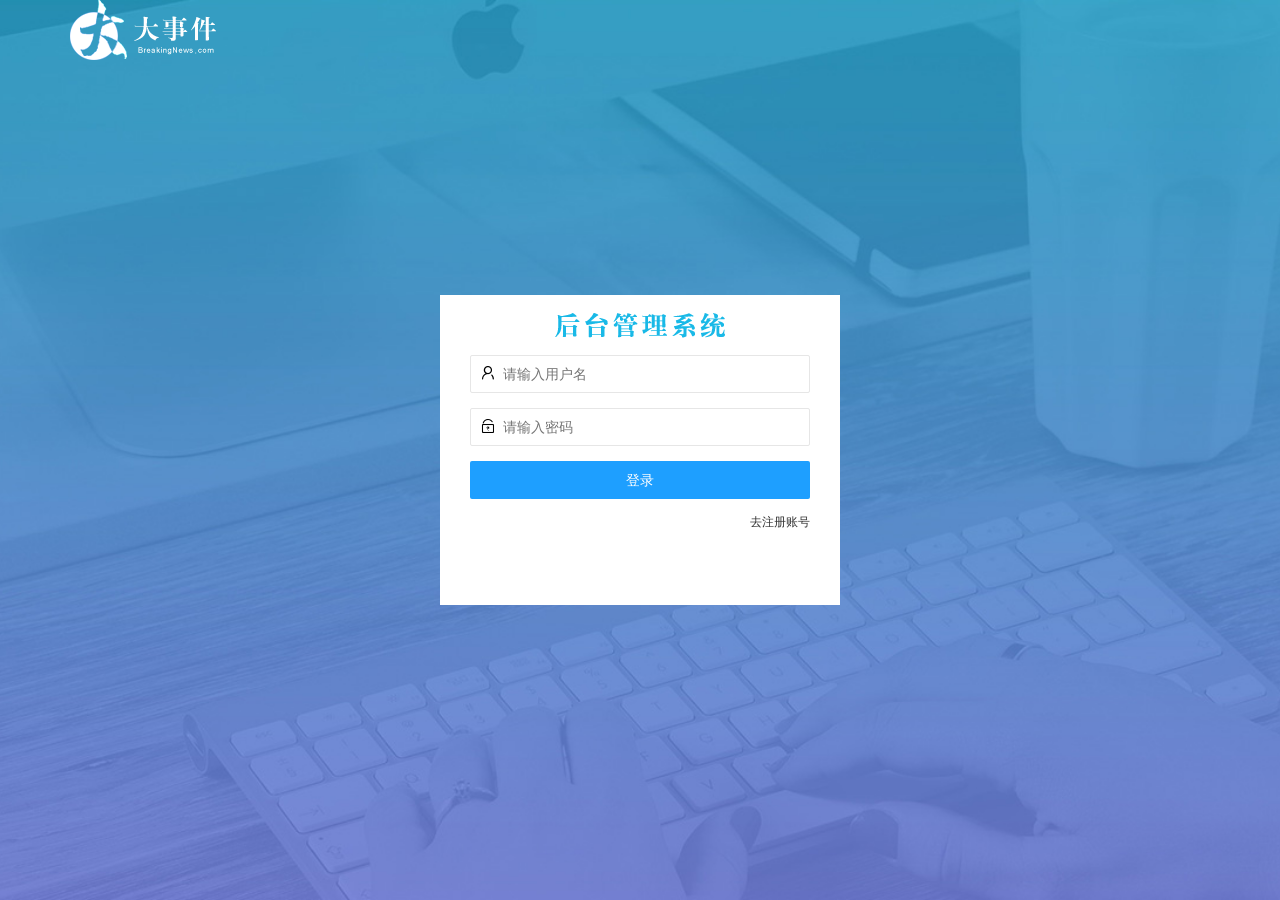
<file: login.html>
<html lang="en">

<head>
    <meta charset="UTF-8" />
    <meta http-equiv="X-UA-Compatible" content="IE=edge" />
    <meta name="viewport" content="width=device-width, initial-scale=1.0" />
    <title>大事件-登录</title>
    <!-- 导入 LayUI 样式 -->
    <link rel="stylesheet" href="/assets/lib/layui/css/layui.css" />
    <!-- 导入自定义样式 -->
    <link rel="stylesheet" href="/assets/css/login.css" />
</head>

<body>
    <!-- 头部 logo 区域 -->
    <div class="layui-main">
        <img src="/assets/images/logo.png" alt="" />
    </div>

    <!-- 登录注册区域 -->
    <div class="loginAndRegBox">
        <!-- 登录标题 -->
        <div class="title-box"></div>
        <!-- 登录 -->
        <div class="login-box">
            <form class="layui-form" id="form_login">
                <!-- 用户名 -->
                <div class="layui-form-item">
                    <i class="layui-icon layui-icon-username"></i>
                    <input type="text" name="username" required lay-verify="required" placeholder="请输入用户名"
                        autocomplete="off" class="layui-input" />
                </div>

                <!-- 密码 -->
                <div class="layui-form-item">
                    <i class="layui-icon layui-icon-password"></i>
                    <input type="password" name="password" required lay-verify="required|pwd" placeholder="请输入密码"
                        autocomplete="off" class="layui-input" />
                </div>

                <!-- 登录按钮 -->
                <div class="layui-form-item">
                    <!-- 注意：表单提交按钮和普通按钮的区别，就是 lay-submit 属性 -->
                    <button class="layui-btn layui-btn-normal layui-btn-fluid" lay-submit>
                        登录
                    </button>
                </div>
                <div class="layui-form-item link">
                    <a href="javascript:;" id="link_reg">去注册账号</a>
                </div>
            </form>
        </div>
        <!-- 注册 -->
        <div class="reg-box">
            <form class="layui-form" id="form_reg">
                <!-- 用户名 -->
                <div class="layui-form-item">
                    <i class="layui-icon layui-icon-username"></i>
                    <input type="text" name="username" required lay-verify="required" placeholder="请输入用户名"
                        autocomplete="off" class="layui-input" />
                </div>

                <!-- 密码 -->
                <div class="layui-form-item">
                    <i class="layui-icon layui-icon-password"></i>
                    <input type="password" name="password" required lay-verify="required|pwd" placeholder="请输入密码"
                        autocomplete="off" class="layui-input" />
                </div>

                <!-- 确认密码 -->
                <div class="layui-form-item">
                    <i class="layui-icon layui-icon-password"></i>
                    <input type="password" name="repassword" required lay-verify="required|pwd|repwd"
                        placeholder="再次确认密码" autocomplete="off" class="layui-input" />
                </div>

                <!-- 注册按钮 -->
                <div class="layui-form-item">
                    <!-- 注意：表单提交按钮和普通按钮的区别，就是 lay-submit 属性 -->
                    <button class="layui-btn layui-btn-normal layui-btn-fluid" lay-submit>
                        注册
                    </button>
                </div>
                <div class="layui-form-item link">
                    <a href="javascript:;" id="link_login">去登录</a>
                </div>
            </form>
        </div>
    </div>
    <script src="/assets/lib/layui/layui.all.js"></script>
    <script src="/assets/lib/jquery.js"></script>
    <script src="/assets/js/baseAPI.js"></script>
    <script src="/assets/js/login.js"></script>
</body>

</html>
</file>
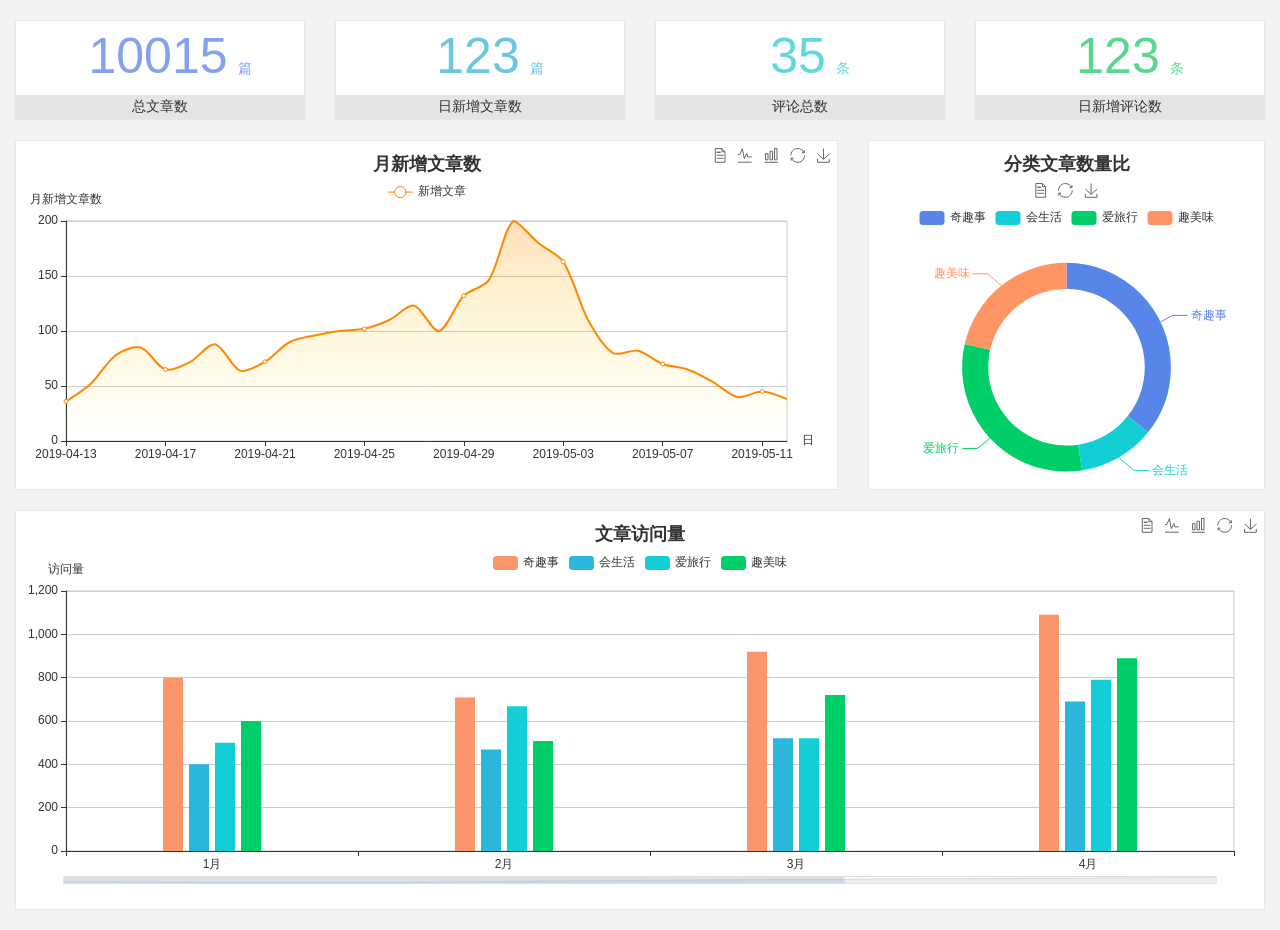
<file: home/dashboard.html>
<!DOCTYPE html>
<html lang="en">

<head>
  <meta charset="UTF-8">
  <meta name="viewport" content="width=device-width, initial-scale=1.0">
  <meta http-equiv="X-UA-Compatible" content="ie=edge">
  <title>图表统计</title>
  <link rel="stylesheet" href="../../assets/lib/bootstrap.css" />
  <link rel="stylesheet" href="../../assets/lib/main.css" />
  <script src="../../assets/lib/jquery.js"></script>
  <script type="text/javascript" src="../../assets/lib/echarts.min.js"></script>
</head>

<body>
  <div class="container-fluid">
    <div class="row spannel_list">
      <div class="col-sm-3 col-xs-6">
        <div class="spannel">
          <em>10015</em><span>篇</span>
          <b>总文章数</b>
        </div>
      </div>
      <div class="col-sm-3 col-xs-6">
        <div class="spannel scolor01">
          <em>123</em><span>篇</span>
          <b>日新增文章数</b>
        </div>
      </div>
      <div class="col-sm-3 col-xs-6">
        <div class="spannel scolor02">
          <em>35</em><span>条</span>
          <b>评论总数</b>
        </div>
      </div>
      <div class="col-sm-3 col-xs-6">
        <div class="spannel scolor03">
          <em>123</em><span>条</span>
          <b>日新增评论数</b>
        </div>
      </div>
    </div>
  </div>

  <div class="container-fluid">
    <div class="row curve-pie">
      <div class="col-lg-8 col-md-8">
        <div class="gragh_pannel" id="curve_show"></div>
      </div>
      <div class="col-lg-4 col-md-4">
        <div class="gragh_pannel" id="pie_show"></div>
      </div>
    </div>
  </div>

  <div class="container-fluid">
    <div class="column_pannel" id="column_show"></div>
  </div>

  <script>
    var oChart = echarts.init(document.getElementById('curve_show'));
    var aList_all = [
      { 'count': 36, 'date': '2019-04-13' },
      { 'count': 52, 'date': '2019-04-14' },
      { 'count': 78, 'date': '2019-04-15' },
      { 'count': 85, 'date': '2019-04-16' },
      { 'count': 65, 'date': '2019-04-17' },
      { 'count': 72, 'date': '2019-04-18' },
      { 'count': 88, 'date': '2019-04-19' },
      { 'count': 64, 'date': '2019-04-20' },
      { 'count': 72, 'date': '2019-04-21' },
      { 'count': 90, 'date': '2019-04-22' },
      { 'count': 96, 'date': '2019-04-23' },
      { 'count': 100, 'date': '2019-04-24' },
      { 'count': 102, 'date': '2019-04-25' },
      { 'count': 110, 'date': '2019-04-26' },
      { 'count': 123, 'date': '2019-04-27' },
      { 'count': 100, 'date': '2019-04-28' },
      { 'count': 132, 'date': '2019-04-29' },
      { 'count': 146, 'date': '2019-04-30' },
      { 'count': 200, 'date': '2019-05-01' },
      { 'count': 180, 'date': '2019-05-02' },
      { 'count': 163, 'date': '2019-05-03' },
      { 'count': 110, 'date': '2019-05-04' },
      { 'count': 80, 'date': '2019-05-05' },
      { 'count': 82, 'date': '2019-05-06' },
      { 'count': 70, 'date': '2019-05-07' },
      { 'count': 65, 'date': '2019-05-08' },
      { 'count': 54, 'date': '2019-05-09' },
      { 'count': 40, 'date': '2019-05-10' },
      { 'count': 45, 'date': '2019-05-11' },
      { 'count': 38, 'date': '2019-05-12' },
    ];

    let aCount = [];
    let aDate = [];

    for (var i = 0; i < aList_all.length; i++) {
      aCount.push(aList_all[i].count);
      aDate.push(aList_all[i].date);
    }

    var chartopt = {
      title: {
        text: '月新增文章数',
        left: 'center',
        top: '10'
      },
      tooltip: {
        trigger: 'axis'
      },
      legend: {
        data: ['新增文章'],
        top: '40'
      },
      toolbox: {
        show: true,
        feature: {
          mark: { show: true },
          dataView: { show: true, readOnly: false },
          magicType: { show: true, type: ['line', 'bar'] },
          restore: { show: true },
          saveAsImage: { show: true }
        }
      },
      calculable: true,
      xAxis: [
        {
          name: '日',
          type: 'category',
          boundaryGap: false,
          data: aDate
        }
      ],
      yAxis: [
        {
          name: '月新增文章数',
          type: 'value'
        }
      ],
      series: [
        {
          name: '新增文章',
          type: 'line',
          smooth: true,
          itemStyle: { normal: { areaStyle: { type: 'default' }, color: '#f80' }, lineStyle: { color: '#f80' } },
          data: aCount
        }],
      areaStyle: {
        normal: {
          color: new echarts.graphic.LinearGradient(0, 0, 0, 1, [{
            offset: 0,
            color: 'rgba(255,136,0,0.39)'
          }, {
            offset: .34,
            color: 'rgba(255,180,0,0.25)'
          }, {
            offset: 1,
            color: 'rgba(255,222,0,0.00)'
          }])

        }
      },
      grid: {
        show: true,
        x: 50,
        x2: 50,
        y: 80,
        height: 220
      }
    };

    oChart.setOption(chartopt);


    var oPie = echarts.init(document.getElementById('pie_show'));
    var oPieopt =
    {
      title: {
        top: 10,
        text: '分类文章数量比',
        x: 'center'
      },
      tooltip: {
        trigger: 'item',
        formatter: "{a} <br/>{b} : {c} ({d}%)"
      },
      color: ['#5885e8', '#13cfd5', '#00ce68', '#ff9565'],
      legend: {
        x: 'center',
        top: 65,
        data: ['奇趣事', '会生活', '爱旅行', '趣美味']
      },
      toolbox: {
        show: true,
        x: 'center',
        top: 35,
        feature: {
          mark: { show: true },
          dataView: { show: true, readOnly: false },
          magicType: {
            show: true,
            type: ['pie', 'funnel'],
            option: {
              funnel: {
                x: '25%',
                width: '50%',
                funnelAlign: 'left',
                max: 1548
              }
            }
          },
          restore: { show: true },
          saveAsImage: { show: true }
        }
      },
      calculable: true,
      series: [
        {
          name: '访问来源',
          type: 'pie',
          radius: ['45%', '60%'],
          center: ['50%', '65%'],
          data: [
            { value: 300, name: '奇趣事' },
            { value: 100, name: '会生活' },
            { value: 260, name: '爱旅行' },
            { value: 180, name: '趣美味' }
          ]
        }
      ]
    };
    oPie.setOption(oPieopt);



    var oColumn = this.echarts.init(document.getElementById('column_show'));
    var oColumnopt =
    {
      title: {
        text: '文章访问量',
        left: 'center',
        top: '10'
      },
      tooltip: {
        trigger: 'axis'
      },
      legend: {
        data: ['奇趣事', '会生活', '爱旅行', '趣美味'],
        top: '40'
      },
      toolbox: {
        show: true,
        feature: {
          mark: { show: true },
          dataView: { show: true, readOnly: false },
          magicType: { show: true, type: ['line', 'bar'] },
          restore: { show: true },
          saveAsImage: { show: true }
        }
      },
      calculable: true,
      xAxis: [
        {
          type: 'category',
          data: ['1月', '2月', '3月', '4月', '5月']
        }
      ],
      yAxis: [
        {
          name: '访问量',
          type: 'value'
        }
      ],
      series: [
        {
          name: '奇趣事',
          type: 'bar',
          barWidth: 20,
          itemStyle: {
            normal: { areaStyle: { type: 'default' }, color: '#fd956a' }
          },
          data: [800, 708, 920, 1090, 1200]
        },
        {
          name: '会生活',
          type: 'bar',
          barWidth: 20,
          itemStyle: {
            normal: { areaStyle: { type: 'default' }, color: '#2bb6db' }
          },
          data: [400, 468, 520, 690, 800]
        },
        {
          name: '爱旅行',
          type: 'bar',
          barWidth: 20,
          itemStyle: {
            normal: { areaStyle: { type: 'default' }, color: '#13cfd5' }
          },
          data: [500, 668, 520, 790, 900]
        },
        {
          name: '趣美味',
          type: 'bar',
          barWidth: 20,
          itemStyle: {
            normal: { areaStyle: { type: 'default' }, color: '#00ce68' }
          },
          data: [600, 508, 720, 890, 1000]
        }
      ],
      grid: {
        show: true,
        x: 50,
        x2: 30,
        y: 80,
        height: 260
      },
      dataZoom: [//给x轴设置滚动条
        {
          start: 0,//默认为0
          end: 100 - 1000 / 31,//默认为100
          type: 'slider',
          show: true,
          xAxisIndex: [0],
          handleSize: 0,//滑动条的 左右2个滑动条的大小
          height: 8,//组件高度
          left: 45, //左边的距离
          right: 50,//右边的距离
          bottom: 26,//右边的距离
          handleColor: '#ddd',//h滑动图标的颜色
          handleStyle: {
            borderColor: "#cacaca",
            borderWidth: "1",
            shadowBlur: 2,
            background: "#ddd",
            shadowColor: "#ddd",
          }
        }]
    };
    oColumn.setOption(oColumnopt);
  </script>
</body>

</html>
</file>
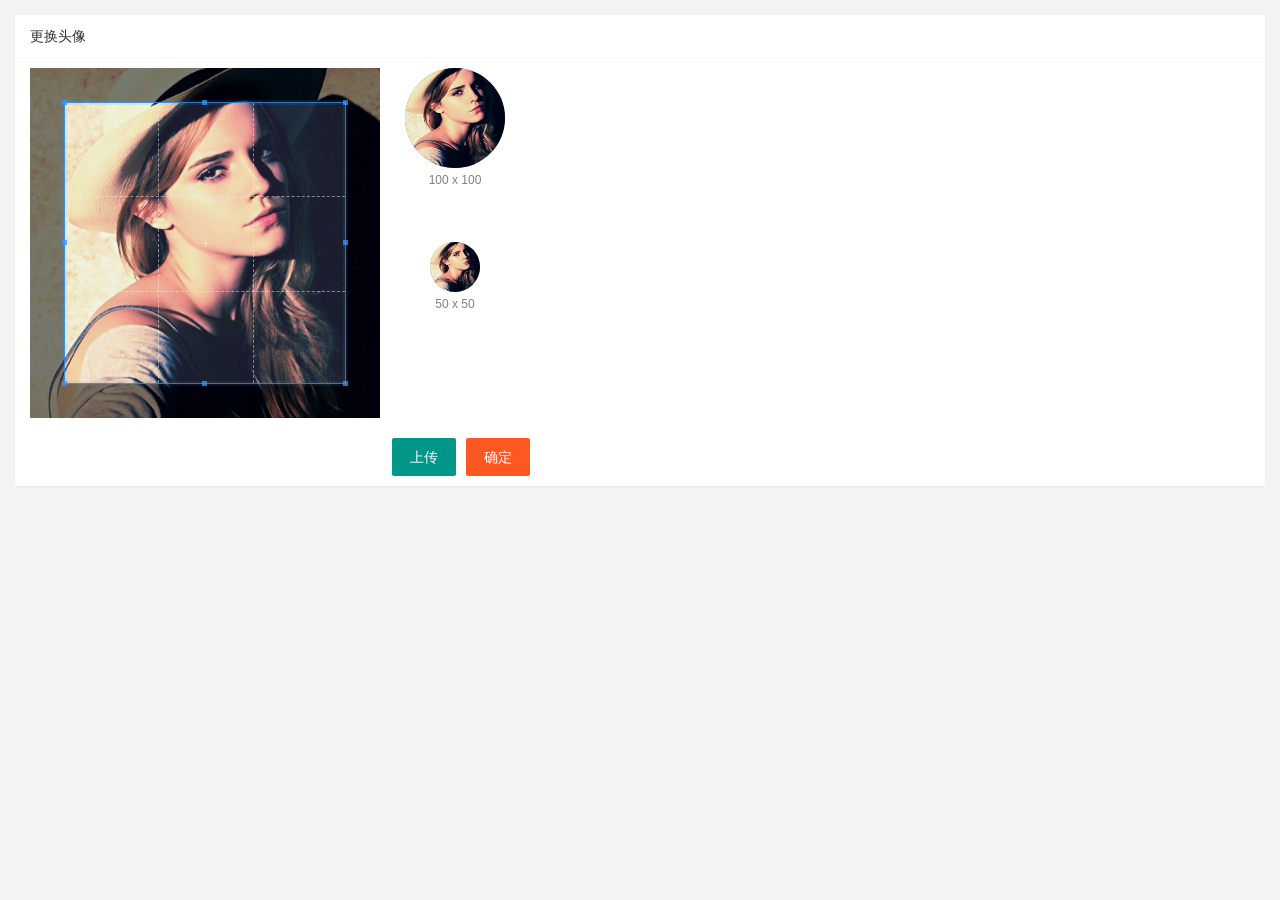
<file: user/user_avatar.html>
<!DOCTYPE html>
<html lang="en">

<head>
    <meta charset="UTF-8" />
    <meta http-equiv="X-UA-Compatible" content="IE=edge" />
    <meta name="viewport" content="width=device-width, initial-scale=1.0" />
    <title>Document</title>
    <link rel="stylesheet" href="/assets/lib/layui/css/layui.css" />
    <link rel="stylesheet" href="/assets/css/user/user_avatar.css" />
    <link rel="stylesheet" href="/assets/lib/cropper/cropper.css" />
</head>

<body>
    <div class="layui-card">
        <div class="layui-card-header">更换头像</div>
        <div class="layui-card-body">
            <!-- 第一行的图片裁剪和预览区域 -->
            <div class="row1">
                <!-- 图片裁剪区域 -->
                <div class="cropper-box">
                    <!-- 这个 img 标签很重要，将来会把它初始化为裁剪区域 -->
                    <img id="image" src="/assets/images/sample.jpg" />
                </div>
                <!-- 图片的预览区域 -->
                <div class="preview-box">
                    <div>
                        <!-- 宽高为 100px 的预览区域 -->
                        <div class="img-preview w100"></div>
                        <p class="size">100 x 100</p>
                    </div>
                    <div>
                        <!-- 宽高为 50px 的预览区域 -->
                        <div class="img-preview w50"></div>
                        <p class="size">50 x 50</p>
                    </div>
                </div>
            </div>
            <!-- 第二行的按钮区域 -->
            <div class="row2">
                <input type="file" name="" id="file">
                <button type="button" class="layui-btn" id="btnChooseImage">上传</button>
                <button type="button" class="layui-btn layui-btn-danger" id="btnUpload">确定</button>
            </div>
        </div>
    </div>
    <script src="/assets/lib/layui/layui.all.js"></script>
    <script src="/assets/lib/jquery.js"></script>
    <script src="/assets/lib/cropper/Cropper.js"></script>
    <script src="/assets/lib/cropper/jquery-cropper.js"></script>
    <script src="/assets/js/baseAPI.js"></script>
    <script src="/assets/js/user/user_avatar.js"></script>
</body>

</html>
</file>
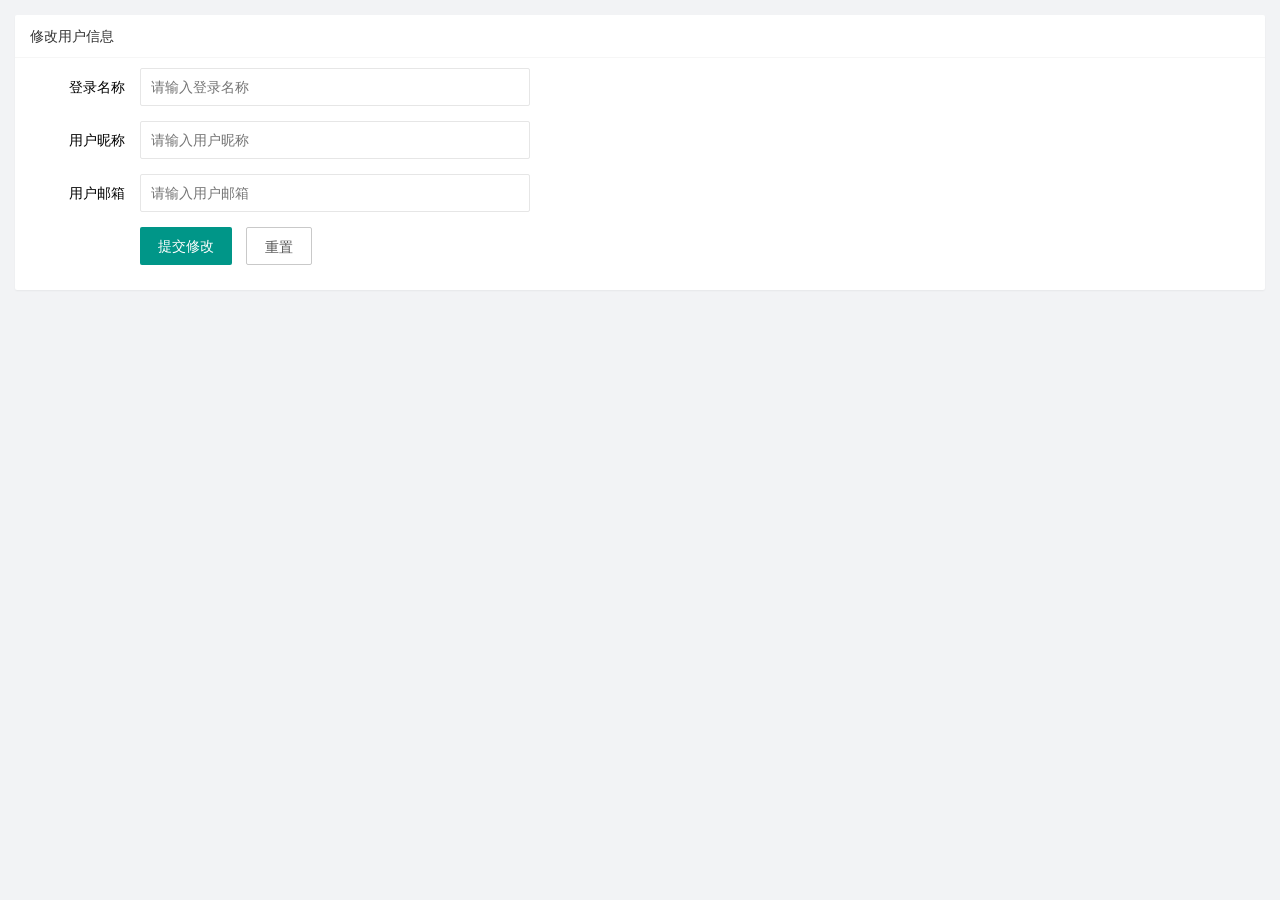
<file: user/user_info.html>
<!DOCTYPE html>
<html lang="en">

<head>
    <meta charset="UTF-8" />
    <meta http-equiv="X-UA-Compatible" content="IE=edge" />
    <meta name="viewport" content="width=device-width, initial-scale=1.0" />
    <title>Document</title>
    <link rel="stylesheet" href="/assets/lib/layui/css/layui.css">
    <link rel="stylesheet" href="/assets/css/user/user_info.css" />
</head>

<body>
    <div class="layui-card">
        <div class="layui-card-header">修改用户信息</div>
        <div class="layui-card-body">
            <!-- form 表单 -->
            <form class="layui-form" action="" lay-filter="formUserInfo">
                <!-- 隐藏域 -->
                <input type="hidden" name="id">
                <div class="layui-form-item">
                    <label class="layui-form-label">登录名称</label>
                    <div class="layui-input-block">
                        <input type="text" name="username" required readonly lay-verify="required" placeholder="请输入登录名称"
                            autocomplete="off" class="layui-input" />
                    </div>
                </div>
                <div class="layui-form-item">
                    <label class="layui-form-label">用户昵称</label>
                    <div class="layui-input-block">
                        <input type="text" name="nickname" required lay-verify="required|nickname" placeholder="请输入用户昵称"
                            autocomplete="off" class="layui-input" />
                    </div>
                </div>
                <div class="layui-form-item">
                    <label class="layui-form-label">用户邮箱</label>
                    <div class="layui-input-block">
                        <input type="text" name="email" required lay-verify="required|email" placeholder="请输入用户邮箱"
                            autocomplete="off" class="layui-input" />
                    </div>
                </div>
                <div class="layui-form-item">
                    <div class="layui-input-block">
                        <button class="layui-btn" lay-submit lay-filter="formDemo">提交修改</button>
                        <button type="reset" class="layui-btn layui-btn-primary" id="btnReset">重置</button>
                    </div>
                </div>
            </form>
        </div>
    </div>

    <script src="/assets/lib/layui/layui.all.js"></script>
    <script src="/assets/lib/jquery.js"></script>
    <script src="/assets/js/baseAPI.js"></script>
    <script src="/assets/js/user/user_info.js"></script>
</body>

</html>
</file>
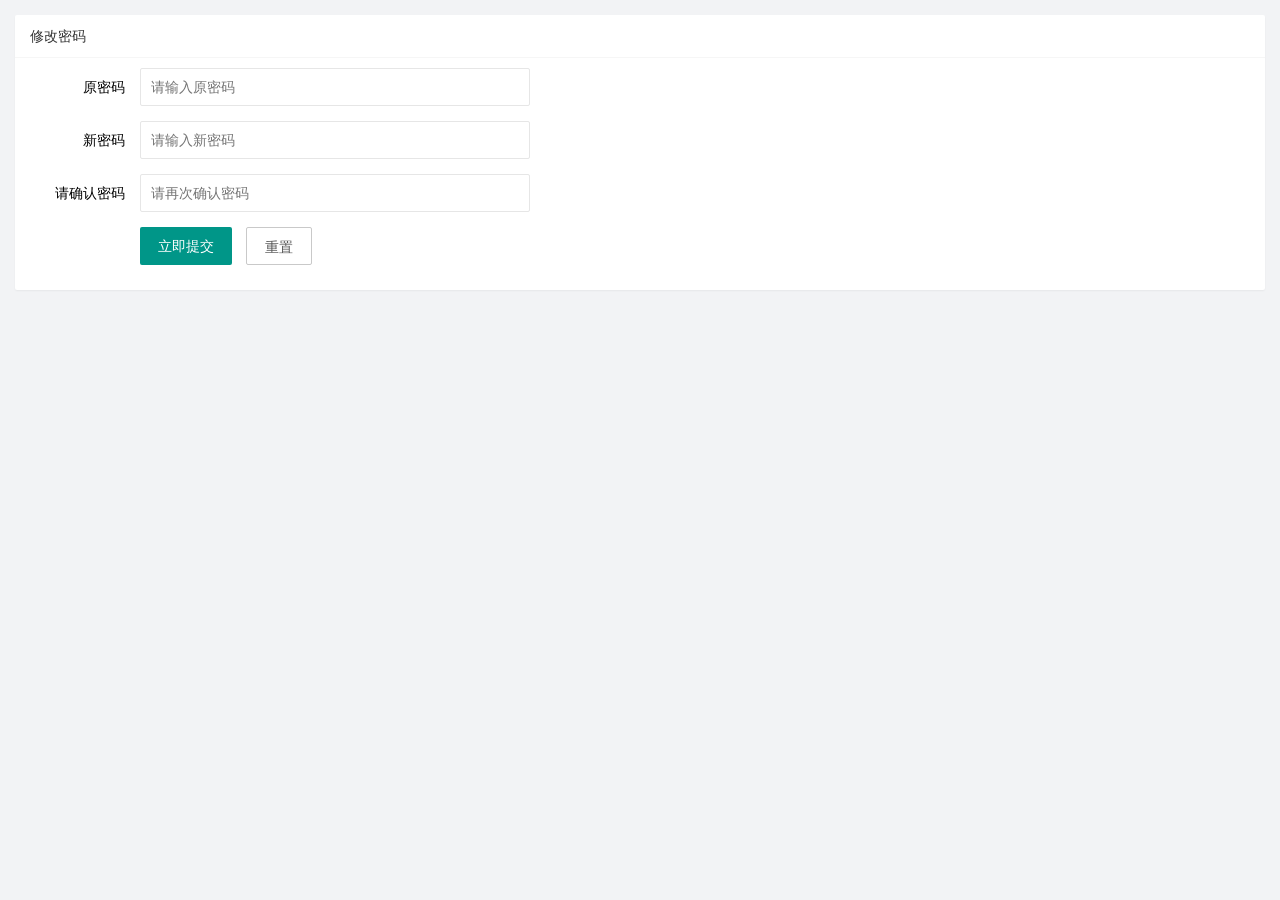
<file: user/user_pwd.html>
<!DOCTYPE html>
<html lang="en">

<head>
    <meta charset="UTF-8" />
    <meta http-equiv="X-UA-Compatible" content="IE=edge" />
    <meta name="viewport" content="width=device-width, initial-scale=1.0" />
    <title>Document</title>
    <link rel="stylesheet" href="/assets/lib/layui/css/layui.css" />
    <link rel="stylesheet" href="/assets/css/user/user_pwd.css" />
</head>

<body>
    <div class="layui-card">
        <div class="layui-card-header">修改密码</div>
        <div class="layui-card-body">
            <form class="layui-form" action="">
                <div class="layui-form-item">
                    <label class="layui-form-label">原密码</label>
                    <div class="layui-input-block">
                        <input type="password" name="oldPwd" required lay-verify="required|pwd" placeholder="请输入原密码"
                            autocomplete="off" class="layui-input" />
                    </div>
                </div>
                <div class="layui-form-item">
                    <label class="layui-form-label">新密码</label>
                    <div class="layui-input-block">
                        <input type="password" name="newPwd" required lay-verify="required|pwd|samePwd"
                            placeholder="请输入新密码" autocomplete="off" class="layui-input" />
                    </div>
                </div>
                <div class="layui-form-item">
                    <label class="layui-form-label">请确认密码</label>
                    <div class="layui-input-block">
                        <input type="password" name="rePwd" required lay-verify="required|pwd|rePwd"
                            placeholder="请再次确认密码" autocomplete="off" class="layui-input" />
                    </div>
                </div>
                <div class="layui-form-item">
                    <div class="layui-input-block">
                        <button class="layui-btn" lay-submit lay-filter="formDemo">
                            立即提交
                        </button>
                        <button type="reset" class="layui-btn layui-btn-primary">
                            重置
                        </button>
                    </div>
                </div>
            </form>
        </div>
    </div>
    <!-- 导入 layui 的 js -->
    <script src="/assets/lib/layui/layui.all.js"></script>
    <!-- 导入 jQuery -->
    <script src="/assets/lib/jquery.js"></script>
    <!-- 导入 baseAPI -->
    <script src="/assets/js/baseAPI.js"></script>
    <!-- 导入自己的 js -->
    <script src="/assets/js/user/user_pwd.js"></script>
</body>

</html>
</file>
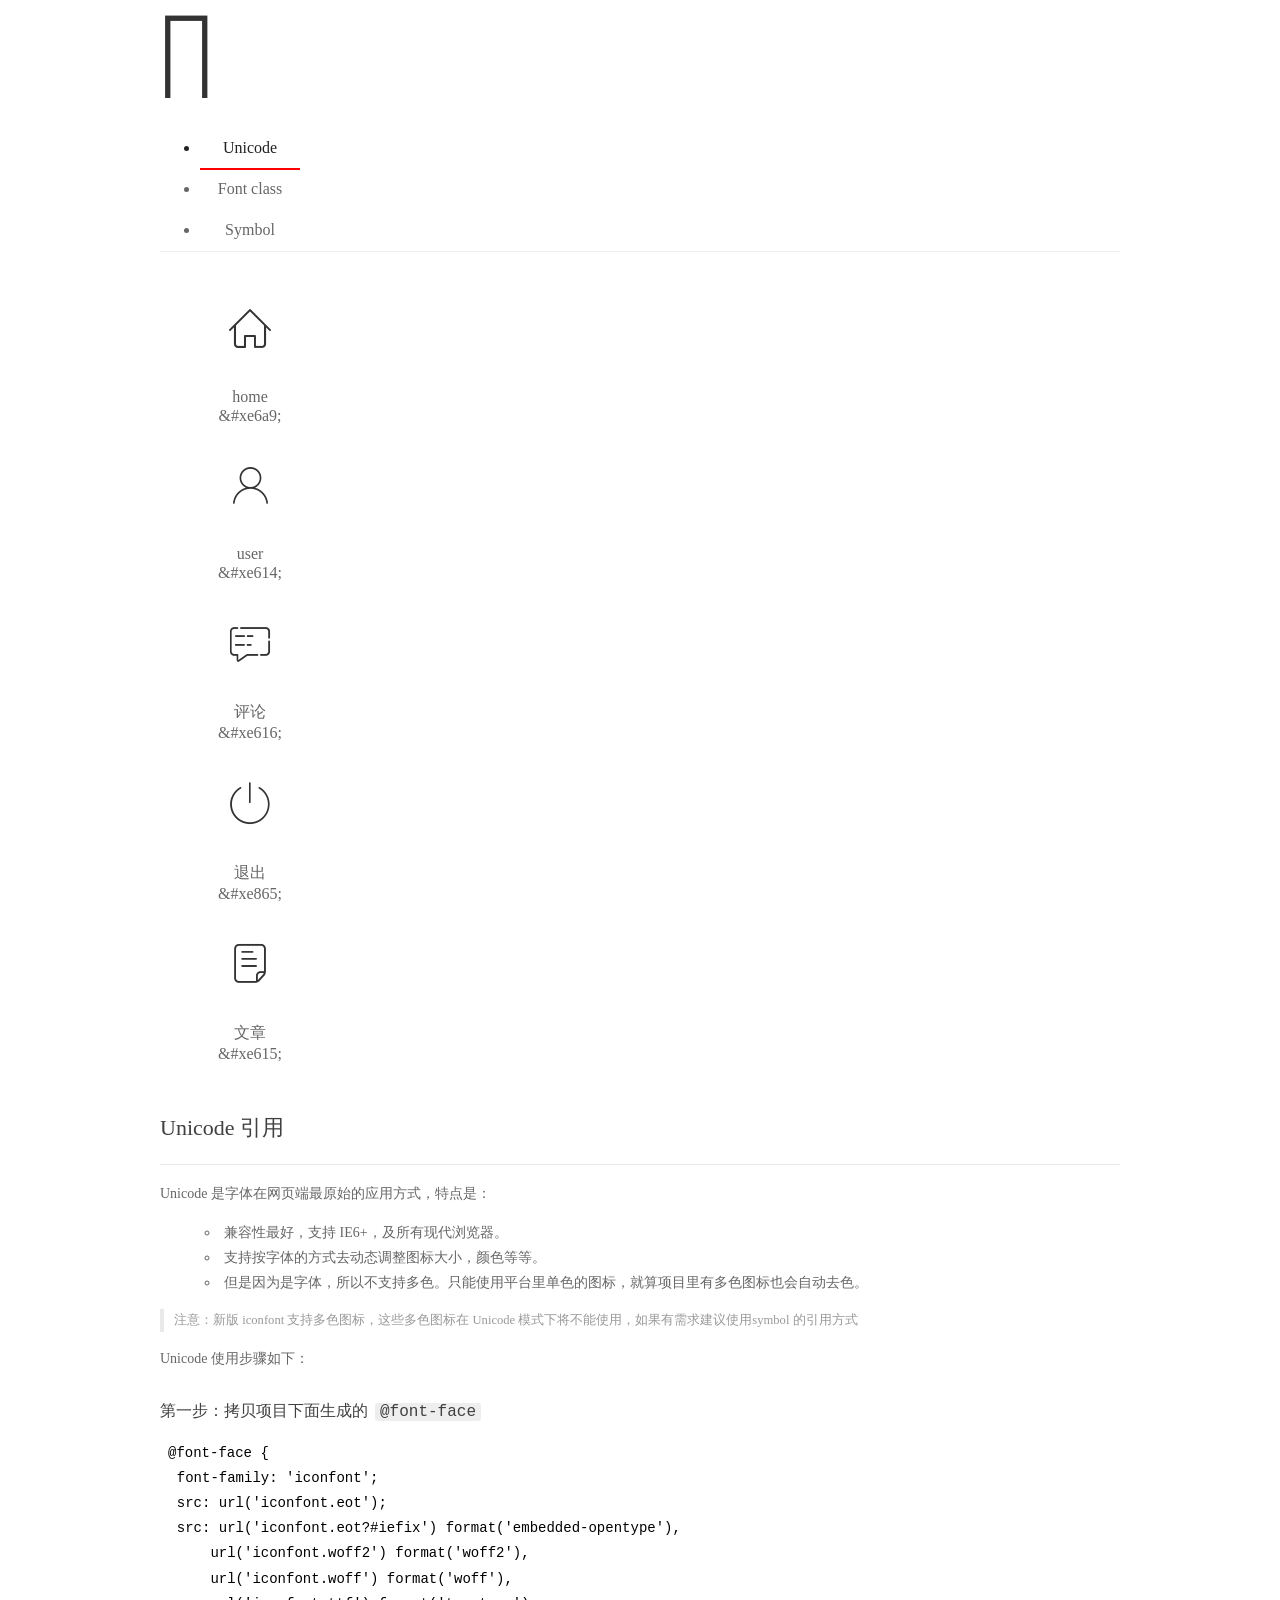
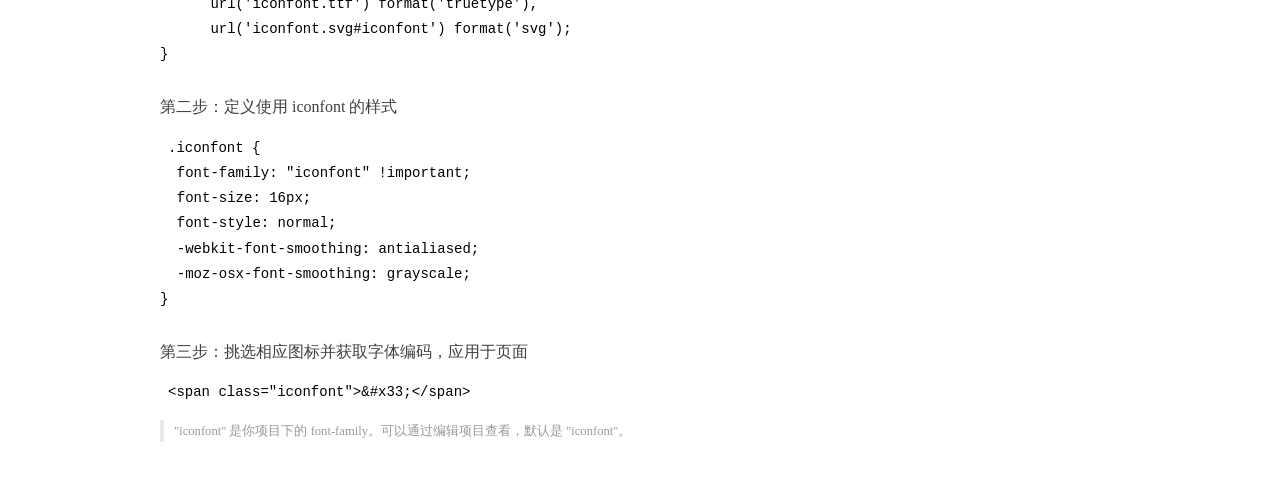
<file: assets/fonts/demo_index.html>
<!DOCTYPE html>
<html>
<head>
  <meta charset="utf-8"/>
  <title>IconFont Demo</title>
  <link rel="shortcut icon" href="https://gtms04.alicdn.com/tps/i4/TB1_oz6GVXXXXaFXpXXJDFnIXXX-64-64.ico" type="image/x-icon"/>
  <link rel="stylesheet" href="https://g.alicdn.com/thx/cube/1.3.2/cube.min.css">
  <link rel="stylesheet" href="demo.css">
  <link rel="stylesheet" href="iconfont.css">
  <script src="iconfont.js"></script>
  <!-- jQuery -->
  <script src="https://a1.alicdn.com/oss/uploads/2018/12/26/7bfddb60-08e8-11e9-9b04-53e73bb6408b.js"></script>
  <!-- 代码高亮 -->
  <script src="https://a1.alicdn.com/oss/uploads/2018/12/26/a3f714d0-08e6-11e9-8a15-ebf944d7534c.js"></script>
</head>
<body>
  <div class="main">
    <h1 class="logo"><a href="https://www.iconfont.cn/" title="iconfont 首页" target="_blank">&#xe86b;</a></h1>
    <div class="nav-tabs">
      <ul id="tabs" class="dib-box">
        <li class="dib active"><span>Unicode</span></li>
        <li class="dib"><span>Font class</span></li>
        <li class="dib"><span>Symbol</span></li>
      </ul>
      
    </div>
    <div class="tab-container">
      <div class="content unicode" style="display: block;">
          <ul class="icon_lists dib-box">
          
            <li class="dib">
              <span class="icon iconfont">&#xe6a9;</span>
                <div class="name">home</div>
                <div class="code-name">&amp;#xe6a9;</div>
              </li>
          
            <li class="dib">
              <span class="icon iconfont">&#xe614;</span>
                <div class="name">user</div>
                <div class="code-name">&amp;#xe614;</div>
              </li>
          
            <li class="dib">
              <span class="icon iconfont">&#xe616;</span>
                <div class="name">评论</div>
                <div class="code-name">&amp;#xe616;</div>
              </li>
          
            <li class="dib">
              <span class="icon iconfont">&#xe865;</span>
                <div class="name">退出</div>
                <div class="code-name">&amp;#xe865;</div>
              </li>
          
            <li class="dib">
              <span class="icon iconfont">&#xe615;</span>
                <div class="name">文章</div>
                <div class="code-name">&amp;#xe615;</div>
              </li>
          
          </ul>
          <div class="article markdown">
          <h2 id="unicode-">Unicode 引用</h2>
          <hr>

          <p>Unicode 是字体在网页端最原始的应用方式，特点是：</p>
          <ul>
            <li>兼容性最好，支持 IE6+，及所有现代浏览器。</li>
            <li>支持按字体的方式去动态调整图标大小，颜色等等。</li>
            <li>但是因为是字体，所以不支持多色。只能使用平台里单色的图标，就算项目里有多色图标也会自动去色。</li>
          </ul>
          <blockquote>
            <p>注意：新版 iconfont 支持多色图标，这些多色图标在 Unicode 模式下将不能使用，如果有需求建议使用symbol 的引用方式</p>
          </blockquote>
          <p>Unicode 使用步骤如下：</p>
          <h3 id="-font-face">第一步：拷贝项目下面生成的 <code>@font-face</code></h3>
<pre><code class="language-css"
>@font-face {
  font-family: 'iconfont';
  src: url('iconfont.eot');
  src: url('iconfont.eot?#iefix') format('embedded-opentype'),
      url('iconfont.woff2') format('woff2'),
      url('iconfont.woff') format('woff'),
      url('iconfont.ttf') format('truetype'),
      url('iconfont.svg#iconfont') format('svg');
}
</code></pre>
          <h3 id="-iconfont-">第二步：定义使用 iconfont 的样式</h3>
<pre><code class="language-css"
>.iconfont {
  font-family: "iconfont" !important;
  font-size: 16px;
  font-style: normal;
  -webkit-font-smoothing: antialiased;
  -moz-osx-font-smoothing: grayscale;
}
</code></pre>
          <h3 id="-">第三步：挑选相应图标并获取字体编码，应用于页面</h3>
<pre>
<code class="language-html"
>&lt;span class="iconfont"&gt;&amp;#x33;&lt;/span&gt;
</code></pre>
          <blockquote>
            <p>"iconfont" 是你项目下的 font-family。可以通过编辑项目查看，默认是 "iconfont"。</p>
          </blockquote>
          </div>
      </div>
      <div class="content font-class">
        <ul class="icon_lists dib-box">
          
          <li class="dib">
            <span class="icon iconfont icon-home"></span>
            <div class="name">
              home
            </div>
            <div class="code-name">.icon-home
            </div>
          </li>
          
          <li class="dib">
            <span class="icon iconfont icon-user"></span>
            <div class="name">
              user
            </div>
            <div class="code-name">.icon-user
            </div>
          </li>
          
          <li class="dib">
            <span class="icon iconfont icon-pinglun"></span>
            <div class="name">
              评论
            </div>
            <div class="code-name">.icon-pinglun
            </div>
          </li>
          
          <li class="dib">
            <span class="icon iconfont icon-tuichu"></span>
            <div class="name">
              退出
            </div>
            <div class="code-name">.icon-tuichu
            </div>
          </li>
          
          <li class="dib">
            <span class="icon iconfont icon-16"></span>
            <div class="name">
              文章
            </div>
            <div class="code-name">.icon-16
            </div>
          </li>
          
        </ul>
        <div class="article markdown">
        <h2 id="font-class-">font-class 引用</h2>
        <hr>

        <p>font-class 是 Unicode 使用方式的一种变种，主要是解决 Unicode 书写不直观，语意不明确的问题。</p>
        <p>与 Unicode 使用方式相比，具有如下特点：</p>
        <ul>
          <li>兼容性良好，支持 IE8+，及所有现代浏览器。</li>
          <li>相比于 Unicode 语意明确，书写更直观。可以很容易分辨这个 icon 是什么。</li>
          <li>因为使用 class 来定义图标，所以当要替换图标时，只需要修改 class 里面的 Unicode 引用。</li>
          <li>不过因为本质上还是使用的字体，所以多色图标还是不支持的。</li>
        </ul>
        <p>使用步骤如下：</p>
        <h3 id="-fontclass-">第一步：引入项目下面生成的 fontclass 代码：</h3>
<pre><code class="language-html">&lt;link rel="stylesheet" href="./iconfont.css"&gt;
</code></pre>
        <h3 id="-">第二步：挑选相应图标并获取类名，应用于页面：</h3>
<pre><code class="language-html">&lt;span class="iconfont icon-xxx"&gt;&lt;/span&gt;
</code></pre>
        <blockquote>
          <p>"
            iconfont" 是你项目下的 font-family。可以通过编辑项目查看，默认是 "iconfont"。</p>
        </blockquote>
      </div>
      </div>
      <div class="content symbol">
          <ul class="icon_lists dib-box">
          
            <li class="dib">
                <svg class="icon svg-icon" aria-hidden="true">
                  <use xlink:href="#icon-home"></use>
                </svg>
                <div class="name">home</div>
                <div class="code-name">#icon-home</div>
            </li>
          
            <li class="dib">
                <svg class="icon svg-icon" aria-hidden="true">
                  <use xlink:href="#icon-user"></use>
                </svg>
                <div class="name">user</div>
                <div class="code-name">#icon-user</div>
            </li>
          
            <li class="dib">
                <svg class="icon svg-icon" aria-hidden="true">
                  <use xlink:href="#icon-pinglun"></use>
                </svg>
                <div class="name">评论</div>
                <div class="code-name">#icon-pinglun</div>
            </li>
          
            <li class="dib">
                <svg class="icon svg-icon" aria-hidden="true">
                  <use xlink:href="#icon-tuichu"></use>
                </svg>
                <div class="name">退出</div>
                <div class="code-name">#icon-tuichu</div>
            </li>
          
            <li class="dib">
                <svg class="icon svg-icon" aria-hidden="true">
                  <use xlink:href="#icon-16"></use>
                </svg>
                <div class="name">文章</div>
                <div class="code-name">#icon-16</div>
            </li>
          
          </ul>
          <div class="article markdown">
          <h2 id="symbol-">Symbol 引用</h2>
          <hr>

          <p>这是一种全新的使用方式，应该说这才是未来的主流，也是平台目前推荐的用法。相关介绍可以参考这篇<a href="">文章</a>
            这种用法其实是做了一个 SVG 的集合，与另外两种相比具有如下特点：</p>
          <ul>
            <li>支持多色图标了，不再受单色限制。</li>
            <li>通过一些技巧，支持像字体那样，通过 <code>font-size</code>, <code>color</code> 来调整样式。</li>
            <li>兼容性较差，支持 IE9+，及现代浏览器。</li>
            <li>浏览器渲染 SVG 的性能一般，还不如 png。</li>
          </ul>
          <p>使用步骤如下：</p>
          <h3 id="-symbol-">第一步：引入项目下面生成的 symbol 代码：</h3>
<pre><code class="language-html">&lt;script src="./iconfont.js"&gt;&lt;/script&gt;
</code></pre>
          <h3 id="-css-">第二步：加入通用 CSS 代码（引入一次就行）：</h3>
<pre><code class="language-html">&lt;style&gt;
.icon {
  width: 1em;
  height: 1em;
  vertical-align: -0.15em;
  fill: currentColor;
  overflow: hidden;
}
&lt;/style&gt;
</code></pre>
          <h3 id="-">第三步：挑选相应图标并获取类名，应用于页面：</h3>
<pre><code class="language-html">&lt;svg class="icon" aria-hidden="true"&gt;
  &lt;use xlink:href="#icon-xxx"&gt;&lt;/use&gt;
&lt;/svg&gt;
</code></pre>
          </div>
      </div>

    </div>
  </div>
  <script>
  $(document).ready(function () {
      $('.tab-container .content:first').show()

      $('#tabs li').click(function (e) {
        var tabContent = $('.tab-container .content')
        var index = $(this).index()

        if ($(this).hasClass('active')) {
          return
        } else {
          $('#tabs li').removeClass('active')
          $(this).addClass('active')

          tabContent.hide().eq(index).fadeIn()
        }
      })
    })
  </script>
</body>
</html>
</file>
<file: assets/lib/layui/css/layui.css>
/** layui-v2.5.5 MIT License By https://www.layui.com */
 .layui-inline,img{display:inline-block;vertical-align:middle}h1,h2,h3,h4,h5,h6{font-weight:400}.layui-edge,.layui-header,.layui-inline,.layui-main{position:relative}.layui-body,.layui-edge,.layui-elip{overflow:hidden}.layui-btn,.layui-edge,.layui-inline,img{vertical-align:middle}.layui-btn,.layui-disabled,.layui-icon,.layui-unselect{-moz-user-select:none;-webkit-user-select:none;-ms-user-select:none}.layui-elip,.layui-form-checkbox span,.layui-form-pane .layui-form-label{text-overflow:ellipsis;white-space:nowrap}.layui-breadcrumb,.layui-tree-btnGroup{visibility:hidden}blockquote,body,button,dd,div,dl,dt,form,h1,h2,h3,h4,h5,h6,input,li,ol,p,pre,td,textarea,th,ul{margin:0;padding:0;-webkit-tap-highlight-color:rgba(0,0,0,0)}a:active,a:hover{outline:0}img{border:none}li{list-style:none}table{border-collapse:collapse;border-spacing:0}h4,h5,h6{font-size:100%}button,input,optgroup,option,select,textarea{font-family:inherit;font-size:inherit;font-style:inherit;font-weight:inherit;outline:0}pre{white-space:pre-wrap;white-space:-moz-pre-wrap;white-space:-pre-wrap;white-space:-o-pre-wrap;word-wrap:break-word}body{line-height:24px;font:14px Helvetica Neue,Helvetica,PingFang SC,Tahoma,Arial,sans-serif}hr{height:1px;margin:10px 0;border:0;clear:both}a{color:#333;text-decoration:none}a:hover{color:#777}a cite{font-style:normal;*cursor:pointer}.layui-border-box,.layui-border-box *{box-sizing:border-box}.layui-box,.layui-box *{box-sizing:content-box}.layui-clear{clear:both;*zoom:1}.layui-clear:after{content:'\20';clear:both;*zoom:1;display:block;height:0}.layui-inline{*display:inline;*zoom:1}.layui-edge{display:inline-block;width:0;height:0;border-width:6px;border-style:dashed;border-color:transparent}.layui-edge-top{top:-4px;border-bottom-color:#999;border-bottom-style:solid}.layui-edge-right{border-left-color:#999;border-left-style:solid}.layui-edge-bottom{top:2px;border-top-color:#999;border-top-style:solid}.layui-edge-left{border-right-color:#999;border-right-style:solid}.layui-disabled,.layui-disabled:hover{color:#d2d2d2!important;cursor:not-allowed!important}.layui-circle{border-radius:100%}.layui-show{display:block!important}.layui-hide{display:none!important}@font-face{font-family:layui-icon;src:url(../font/iconfont.eot?v=250);src:url(../font/iconfont.eot?v=250#iefix) format('embedded-opentype'),url(../font/iconfont.woff2?v=250) format('woff2'),url(../font/iconfont.woff?v=250) format('woff'),url(../font/iconfont.ttf?v=250) format('truetype'),url(../font/iconfont.svg?v=250#layui-icon) format('svg')}.layui-icon{font-family:layui-icon!important;font-size:16px;font-style:normal;-webkit-font-smoothing:antialiased;-moz-osx-font-smoothing:grayscale}.layui-icon-reply-fill:before{content:"\e611"}.layui-icon-set-fill:before{content:"\e614"}.layui-icon-menu-fill:before{content:"\e60f"}.layui-icon-search:before{content:"\e615"}.layui-icon-share:before{content:"\e641"}.layui-icon-set-sm:before{content:"\e620"}.layui-icon-engine:before{content:"\e628"}.layui-icon-close:before{content:"\1006"}.layui-icon-close-fill:before{content:"\1007"}.layui-icon-chart-screen:before{content:"\e629"}.layui-icon-star:before{content:"\e600"}.layui-icon-circle-dot:before{content:"\e617"}.layui-icon-chat:before{content:"\e606"}.layui-icon-release:before{content:"\e609"}.layui-icon-list:before{content:"\e60a"}.layui-icon-chart:before{content:"\e62c"}.layui-icon-ok-circle:before{content:"\1005"}.layui-icon-layim-theme:before{content:"\e61b"}.layui-icon-table:before{content:"\e62d"}.layui-icon-right:before{content:"\e602"}.layui-icon-left:before{content:"\e603"}.layui-icon-cart-simple:before{content:"\e698"}.layui-icon-face-cry:before{content:"\e69c"}.layui-icon-face-smile:before{content:"\e6af"}.layui-icon-survey:before{content:"\e6b2"}.layui-icon-tree:before{content:"\e62e"}.layui-icon-upload-circle:before{content:"\e62f"}.layui-icon-add-circle:before{content:"\e61f"}.layui-icon-download-circle:before{content:"\e601"}.layui-icon-templeate-1:before{content:"\e630"}.layui-icon-util:before{content:"\e631"}.layui-icon-face-surprised:before{content:"\e664"}.layui-icon-edit:before{content:"\e642"}.layui-icon-speaker:before{content:"\e645"}.layui-icon-down:before{content:"\e61a"}.layui-icon-file:before{content:"\e621"}.layui-icon-layouts:before{content:"\e632"}.layui-icon-rate-half:before{content:"\e6c9"}.layui-icon-add-circle-fine:before{content:"\e608"}.layui-icon-prev-circle:before{content:"\e633"}.layui-icon-read:before{content:"\e705"}.layui-icon-404:before{content:"\e61c"}.layui-icon-carousel:before{content:"\e634"}.layui-icon-help:before{content:"\e607"}.layui-icon-code-circle:before{content:"\e635"}.layui-icon-water:before{content:"\e636"}.layui-icon-username:before{content:"\e66f"}.layui-icon-find-fill:before{content:"\e670"}.layui-icon-about:before{content:"\e60b"}.layui-icon-location:before{content:"\e715"}.layui-icon-up:before{content:"\e619"}.layui-icon-pause:before{content:"\e651"}.layui-icon-date:before{content:"\e637"}.layui-icon-layim-uploadfile:before{content:"\e61d"}.layui-icon-delete:before{content:"\e640"}.layui-icon-play:before{content:"\e652"}.layui-icon-top:before{content:"\e604"}.layui-icon-friends:before{content:"\e612"}.layui-icon-refresh-3:before{content:"\e9aa"}.layui-icon-ok:before{content:"\e605"}.layui-icon-layer:before{content:"\e638"}.layui-icon-face-smile-fine:before{content:"\e60c"}.layui-icon-dollar:before{content:"\e659"}.layui-icon-group:before{content:"\e613"}.layui-icon-layim-download:before{content:"\e61e"}.layui-icon-picture-fine:before{content:"\e60d"}.layui-icon-link:before{content:"\e64c"}.layui-icon-diamond:before{content:"\e735"}.layui-icon-log:before{content:"\e60e"}.layui-icon-rate-solid:before{content:"\e67a"}.layui-icon-fonts-del:before{content:"\e64f"}.layui-icon-unlink:before{content:"\e64d"}.layui-icon-fonts-clear:before{content:"\e639"}.layui-icon-triangle-r:before{content:"\e623"}.layui-icon-circle:before{content:"\e63f"}.layui-icon-radio:before{content:"\e643"}.layui-icon-align-center:before{content:"\e647"}.layui-icon-align-right:before{content:"\e648"}.layui-icon-align-left:before{content:"\e649"}.layui-icon-loading-1:before{content:"\e63e"}.layui-icon-return:before{content:"\e65c"}.layui-icon-fonts-strong:before{content:"\e62b"}.layui-icon-upload:before{content:"\e67c"}.layui-icon-dialogue:before{content:"\e63a"}.layui-icon-video:before{content:"\e6ed"}.layui-icon-headset:before{content:"\e6fc"}.layui-icon-cellphone-fine:before{content:"\e63b"}.layui-icon-add-1:before{content:"\e654"}.layui-icon-face-smile-b:before{content:"\e650"}.layui-icon-fonts-html:before{content:"\e64b"}.layui-icon-form:before{content:"\e63c"}.layui-icon-cart:before{content:"\e657"}.layui-icon-camera-fill:before{content:"\e65d"}.layui-icon-tabs:before{content:"\e62a"}.layui-icon-fonts-code:before{content:"\e64e"}.layui-icon-fire:before{content:"\e756"}.layui-icon-set:before{content:"\e716"}.layui-icon-fonts-u:before{content:"\e646"}.layui-icon-triangle-d:before{content:"\e625"}.layui-icon-tips:before{content:"\e702"}.layui-icon-picture:before{content:"\e64a"}.layui-icon-more-vertical:before{content:"\e671"}.layui-icon-flag:before{content:"\e66c"}.layui-icon-loading:before{content:"\e63d"}.layui-icon-fonts-i:before{content:"\e644"}.layui-icon-refresh-1:before{content:"\e666"}.layui-icon-rmb:before{content:"\e65e"}.layui-icon-home:before{content:"\e68e"}.layui-icon-user:before{content:"\e770"}.layui-icon-notice:before{content:"\e667"}.layui-icon-login-weibo:before{content:"\e675"}.layui-icon-voice:before{content:"\e688"}.layui-icon-upload-drag:before{content:"\e681"}.layui-icon-login-qq:before{content:"\e676"}.layui-icon-snowflake:before{content:"\e6b1"}.layui-icon-file-b:before{content:"\e655"}.layui-icon-template:before{content:"\e663"}.layui-icon-auz:before{content:"\e672"}.layui-icon-console:before{content:"\e665"}.layui-icon-app:before{content:"\e653"}.layui-icon-prev:before{content:"\e65a"}.layui-icon-website:before{content:"\e7ae"}.layui-icon-next:before{content:"\e65b"}.layui-icon-component:before{content:"\e857"}.layui-icon-more:before{content:"\e65f"}.layui-icon-login-wechat:before{content:"\e677"}.layui-icon-shrink-right:before{content:"\e668"}.layui-icon-spread-left:before{content:"\e66b"}.layui-icon-camera:before{content:"\e660"}.layui-icon-note:before{content:"\e66e"}.layui-icon-refresh:before{content:"\e669"}.layui-icon-female:before{content:"\e661"}.layui-icon-male:before{content:"\e662"}.layui-icon-password:before{content:"\e673"}.layui-icon-senior:before{content:"\e674"}.layui-icon-theme:before{content:"\e66a"}.layui-icon-tread:before{content:"\e6c5"}.layui-icon-praise:before{content:"\e6c6"}.layui-icon-star-fill:before{content:"\e658"}.layui-icon-rate:before{content:"\e67b"}.layui-icon-template-1:before{content:"\e656"}.layui-icon-vercode:before{content:"\e679"}.layui-icon-cellphone:before{content:"\e678"}.layui-icon-screen-full:before{content:"\e622"}.layui-icon-screen-restore:before{content:"\e758"}.layui-icon-cols:before{content:"\e610"}.layui-icon-export:before{content:"\e67d"}.layui-icon-print:before{content:"\e66d"}.layui-icon-slider:before{content:"\e714"}.layui-icon-addition:before{content:"\e624"}.layui-icon-subtraction:before{content:"\e67e"}.layui-icon-service:before{content:"\e626"}.layui-icon-transfer:before{content:"\e691"}.layui-main{width:1140px;margin:0 auto}.layui-header{z-index:1000;height:60px}.layui-header a:hover{transition:all .5s;-webkit-transition:all .5s}.layui-side{position:fixed;left:0;top:0;bottom:0;z-index:999;width:200px;overflow-x:hidden}.layui-side-scroll{position:relative;width:220px;height:100%;overflow-x:hidden}.layui-body{position:absolute;left:200px;right:0;top:0;bottom:0;z-index:998;width:auto;overflow-y:auto;box-sizing:border-box}.layui-layout-body{overflow:hidden}.layui-layout-admin .layui-header{background-color:#23262E}.layui-layout-admin .layui-side{top:60px;width:200px;overflow-x:hidden}.layui-layout-admin .layui-body{position:fixed;top:60px;bottom:44px}.layui-layout-admin .layui-main{width:auto;margin:0 15px}.layui-layout-admin .layui-footer{position:fixed;left:200px;right:0;bottom:0;height:44px;line-height:44px;padding:0 15px;background-color:#eee}.layui-layout-admin .layui-logo{position:absolute;left:0;top:0;width:200px;height:100%;line-height:60px;text-align:center;color:#009688;font-size:16px}.layui-layout-admin .layui-header .layui-nav{background:0 0}.layui-layout-left{position:absolute!important;left:200px;top:0}.layui-layout-right{position:absolute!important;right:0;top:0}.layui-container{position:relative;margin:0 auto;padding:0 15px;box-sizing:border-box}.layui-fluid{position:relative;margin:0 auto;padding:0 15px}.layui-row:after,.layui-row:before{content:'';display:block;clear:both}.layui-col-lg1,.layui-col-lg10,.layui-col-lg11,.layui-col-lg12,.layui-col-lg2,.layui-col-lg3,.layui-col-lg4,.layui-col-lg5,.layui-col-lg6,.layui-col-lg7,.layui-col-lg8,.layui-col-lg9,.layui-col-md1,.layui-col-md10,.layui-col-md11,.layui-col-md12,.layui-col-md2,.layui-col-md3,.layui-col-md4,.layui-col-md5,.layui-col-md6,.layui-col-md7,.layui-col-md8,.layui-col-md9,.layui-col-sm1,.layui-col-sm10,.layui-col-sm11,.layui-col-sm12,.layui-col-sm2,.layui-col-sm3,.layui-col-sm4,.layui-col-sm5,.layui-col-sm6,.layui-col-sm7,.layui-col-sm8,.layui-col-sm9,.layui-col-xs1,.layui-col-xs10,.layui-col-xs11,.layui-col-xs12,.layui-col-xs2,.layui-col-xs3,.layui-col-xs4,.layui-col-xs5,.layui-col-xs6,.layui-col-xs7,.layui-col-xs8,.layui-col-xs9{position:relative;display:block;box-sizing:border-box}.layui-col-xs1,.layui-col-xs10,.layui-col-xs11,.layui-col-xs12,.layui-col-xs2,.layui-col-xs3,.layui-col-xs4,.layui-col-xs5,.layui-col-xs6,.layui-col-xs7,.layui-col-xs8,.layui-col-xs9{float:left}.layui-col-xs1{width:8.33333333%}.layui-col-xs2{width:16.66666667%}.layui-col-xs3{width:25%}.layui-col-xs4{width:33.33333333%}.layui-col-xs5{width:41.66666667%}.layui-col-xs6{width:50%}.layui-col-xs7{width:58.33333333%}.layui-col-xs8{width:66.66666667%}.layui-col-xs9{width:75%}.layui-col-xs10{width:83.33333333%}.layui-col-xs11{width:91.66666667%}.layui-col-xs12{width:100%}.layui-col-xs-offset1{margin-left:8.33333333%}.layui-col-xs-offset2{margin-left:16.66666667%}.layui-col-xs-offset3{margin-left:25%}.layui-col-xs-offset4{margin-left:33.33333333%}.layui-col-xs-offset5{margin-left:41.66666667%}.layui-col-xs-offset6{margin-left:50%}.layui-col-xs-offset7{margin-left:58.33333333%}.layui-col-xs-offset8{margin-left:66.66666667%}.layui-col-xs-offset9{margin-left:75%}.layui-col-xs-offset10{margin-left:83.33333333%}.layui-col-xs-offset11{margin-left:91.66666667%}.layui-col-xs-offset12{margin-left:100%}@media screen and (max-width:768px){.layui-hide-xs{display:none!important}.layui-show-xs-block{display:block!important}.layui-show-xs-inline{display:inline!important}.layui-show-xs-inline-block{display:inline-block!important}}@media screen and (min-width:768px){.layui-container{width:750px}.layui-hide-sm{display:none!important}.layui-show-sm-block{display:block!important}.layui-show-sm-inline{display:inline!important}.layui-show-sm-inline-block{display:inline-block!important}.layui-col-sm1,.layui-col-sm10,.layui-col-sm11,.layui-col-sm12,.layui-col-sm2,.layui-col-sm3,.layui-col-sm4,.layui-col-sm5,.layui-col-sm6,.layui-col-sm7,.layui-col-sm8,.layui-col-sm9{float:left}.layui-col-sm1{width:8.33333333%}.layui-col-sm2{width:16.66666667%}.layui-col-sm3{width:25%}.layui-col-sm4{width:33.33333333%}.layui-col-sm5{width:41.66666667%}.layui-col-sm6{width:50%}.layui-col-sm7{width:58.33333333%}.layui-col-sm8{width:66.66666667%}.layui-col-sm9{width:75%}.layui-col-sm10{width:83.33333333%}.layui-col-sm11{width:91.66666667%}.layui-col-sm12{width:100%}.layui-col-sm-offset1{margin-left:8.33333333%}.layui-col-sm-offset2{margin-left:16.66666667%}.layui-col-sm-offset3{margin-left:25%}.layui-col-sm-offset4{margin-left:33.33333333%}.layui-col-sm-offset5{margin-left:41.66666667%}.layui-col-sm-offset6{margin-left:50%}.layui-col-sm-offset7{margin-left:58.33333333%}.layui-col-sm-offset8{margin-left:66.66666667%}.layui-col-sm-offset9{margin-left:75%}.layui-col-sm-offset10{margin-left:83.33333333%}.layui-col-sm-offset11{margin-left:91.66666667%}.layui-col-sm-offset12{margin-left:100%}}@media screen and (min-width:992px){.layui-container{width:970px}.layui-hide-md{display:none!important}.layui-show-md-block{display:block!important}.layui-show-md-inline{display:inline!important}.layui-show-md-inline-block{display:inline-block!important}.layui-col-md1,.layui-col-md10,.layui-col-md11,.layui-col-md12,.layui-col-md2,.layui-col-md3,.layui-col-md4,.layui-col-md5,.layui-col-md6,.layui-col-md7,.layui-col-md8,.layui-col-md9{float:left}.layui-col-md1{width:8.33333333%}.layui-col-md2{width:16.66666667%}.layui-col-md3{width:25%}.layui-col-md4{width:33.33333333%}.layui-col-md5{width:41.66666667%}.layui-col-md6{width:50%}.layui-col-md7{width:58.33333333%}.layui-col-md8{width:66.66666667%}.layui-col-md9{width:75%}.layui-col-md10{width:83.33333333%}.layui-col-md11{width:91.66666667%}.layui-col-md12{width:100%}.layui-col-md-offset1{margin-left:8.33333333%}.layui-col-md-offset2{margin-left:16.66666667%}.layui-col-md-offset3{margin-left:25%}.layui-col-md-offset4{margin-left:33.33333333%}.layui-col-md-offset5{margin-left:41.66666667%}.layui-col-md-offset6{margin-left:50%}.layui-col-md-offset7{margin-left:58.33333333%}.layui-col-md-offset8{margin-left:66.66666667%}.layui-col-md-offset9{margin-left:75%}.layui-col-md-offset10{margin-left:83.33333333%}.layui-col-md-offset11{margin-left:91.66666667%}.layui-col-md-offset12{margin-left:100%}}@media screen and (min-width:1200px){.layui-container{width:1170px}.layui-hide-lg{display:none!important}.layui-show-lg-block{display:block!important}.layui-show-lg-inline{display:inline!important}.layui-show-lg-inline-block{display:inline-block!important}.layui-col-lg1,.layui-col-lg10,.layui-col-lg11,.layui-col-lg12,.layui-col-lg2,.layui-col-lg3,.layui-col-lg4,.layui-col-lg5,.layui-col-lg6,.layui-col-lg7,.layui-col-lg8,.layui-col-lg9{float:left}.layui-col-lg1{width:8.33333333%}.layui-col-lg2{width:16.66666667%}.layui-col-lg3{width:25%}.layui-col-lg4{width:33.33333333%}.layui-col-lg5{width:41.66666667%}.layui-col-lg6{width:50%}.layui-col-lg7{width:58.33333333%}.layui-col-lg8{width:66.66666667%}.layui-col-lg9{width:75%}.layui-col-lg10{width:83.33333333%}.layui-col-lg11{width:91.66666667%}.layui-col-lg12{width:100%}.layui-col-lg-offset1{margin-left:8.33333333%}.layui-col-lg-offset2{margin-left:16.66666667%}.layui-col-lg-offset3{margin-left:25%}.layui-col-lg-offset4{margin-left:33.33333333%}.layui-col-lg-offset5{margin-left:41.66666667%}.layui-col-lg-offset6{margin-left:50%}.layui-col-lg-offset7{margin-left:58.33333333%}.layui-col-lg-offset8{margin-left:66.66666667%}.layui-col-lg-offset9{margin-left:75%}.layui-col-lg-offset10{margin-left:83.33333333%}.layui-col-lg-offset11{margin-left:91.66666667%}.layui-col-lg-offset12{margin-left:100%}}.layui-col-space1{margin:-.5px}.layui-col-space1>*{padding:.5px}.layui-col-space3{margin:-1.5px}.layui-col-space3>*{padding:1.5px}.layui-col-space5{margin:-2.5px}.layui-col-space5>*{padding:2.5px}.layui-col-space8{margin:-3.5px}.layui-col-space8>*{padding:3.5px}.layui-col-space10{margin:-5px}.layui-col-space10>*{padding:5px}.layui-col-space12{margin:-6px}.layui-col-space12>*{padding:6px}.layui-col-space15{margin:-7.5px}.layui-col-space15>*{padding:7.5px}.layui-col-space18{margin:-9px}.layui-col-space18>*{padding:9px}.layui-col-space20{margin:-10px}.layui-col-space20>*{padding:10px}.layui-col-space22{margin:-11px}.layui-col-space22>*{padding:11px}.layui-col-space25{margin:-12.5px}.layui-col-space25>*{padding:12.5px}.layui-col-space30{margin:-15px}.layui-col-space30>*{padding:15px}.layui-btn,.layui-input,.layui-select,.layui-textarea,.layui-upload-button{outline:0;-webkit-appearance:none;transition:all .3s;-webkit-transition:all .3s;box-sizing:border-box}.layui-elem-quote{margin-bottom:10px;padding:15px;line-height:22px;border-left:5px solid #009688;border-radius:0 2px 2px 0;background-color:#f2f2f2}.layui-quote-nm{border-style:solid;border-width:1px 1px 1px 5px;background:0 0}.layui-elem-field{margin-bottom:10px;padding:0;border-width:1px;border-style:solid}.layui-elem-field legend{margin-left:20px;padding:0 10px;font-size:20px;font-weight:300}.layui-field-title{margin:10px 0 20px;border-width:1px 0 0}.layui-field-box{padding:10px 15px}.layui-field-title .layui-field-box{padding:10px 0}.layui-progress{position:relative;height:6px;border-radius:20px;background-color:#e2e2e2}.layui-progress-bar{position:absolute;left:0;top:0;width:0;max-width:100%;height:6px;border-radius:20px;text-align:right;background-color:#5FB878;transition:all .3s;-webkit-transition:all .3s}.layui-progress-big,.layui-progress-big .layui-progress-bar{height:18px;line-height:18px}.layui-progress-text{position:relative;top:-20px;line-height:18px;font-size:12px;color:#666}.layui-progress-big .layui-progress-text{position:static;padding:0 10px;color:#fff}.layui-collapse{border-width:1px;border-style:solid;border-radius:2px}.layui-colla-content,.layui-colla-item{border-top-width:1px;border-top-style:solid}.layui-colla-item:first-child{border-top:none}.layui-colla-title{position:relative;height:42px;line-height:42px;padding:0 15px 0 35px;color:#333;background-color:#f2f2f2;cursor:pointer;font-size:14px;overflow:hidden}.layui-colla-content{display:none;padding:10px 15px;line-height:22px;color:#666}.layui-colla-icon{position:absolute;left:15px;top:0;font-size:14px}.layui-card{margin-bottom:15px;border-radius:2px;background-color:#fff;box-shadow:0 1px 2px 0 rgba(0,0,0,.05)}.layui-card:last-child{margin-bottom:0}.layui-card-header{position:relative;height:42px;line-height:42px;padding:0 15px;border-bottom:1px solid #f6f6f6;color:#333;border-radius:2px 2px 0 0;font-size:14px}.layui-bg-black,.layui-bg-blue,.layui-bg-cyan,.layui-bg-green,.layui-bg-orange,.layui-bg-red{color:#fff!important}.layui-card-body{position:relative;padding:10px 15px;line-height:24px}.layui-card-body[pad15]{padding:15px}.layui-card-body[pad20]{padding:20px}.layui-card-body .layui-table{margin:5px 0}.layui-card .layui-tab{margin:0}.layui-panel-window{position:relative;padding:15px;border-radius:0;border-top:5px solid #E6E6E6;background-color:#fff}.layui-auxiliar-moving{position:fixed;left:0;right:0;top:0;bottom:0;width:100%;height:100%;background:0 0;z-index:9999999999}.layui-form-label,.layui-form-mid,.layui-form-select,.layui-input-block,.layui-input-inline,.layui-textarea{position:relative}.layui-bg-red{background-color:#FF5722!important}.layui-bg-orange{background-color:#FFB800!important}.layui-bg-green{background-color:#009688!important}.layui-bg-cyan{background-color:#2F4056!important}.layui-bg-blue{background-color:#1E9FFF!important}.layui-bg-black{background-color:#393D49!important}.layui-bg-gray{background-color:#eee!important;color:#666!important}.layui-badge-rim,.layui-colla-content,.layui-colla-item,.layui-collapse,.layui-elem-field,.layui-form-pane .layui-form-item[pane],.layui-form-pane .layui-form-label,.layui-input,.layui-layedit,.layui-layedit-tool,.layui-quote-nm,.layui-select,.layui-tab-bar,.layui-tab-card,.layui-tab-title,.layui-tab-title .layui-this:after,.layui-textarea{border-color:#e6e6e6}.layui-timeline-item:before,hr{background-color:#e6e6e6}.layui-text{line-height:22px;font-size:14px;color:#666}.layui-text h1,.layui-text h2,.layui-text h3{font-weight:500;color:#333}.layui-text h1{font-size:30px}.layui-text h2{font-size:24px}.layui-text h3{font-size:18px}.layui-text a:not(.layui-btn){color:#01AAED}.layui-text a:not(.layui-btn):hover{text-decoration:underline}.layui-text ul{padding:5px 0 5px 15px}.layui-text ul li{margin-top:5px;list-style-type:disc}.layui-text em,.layui-word-aux{color:#999!important;padding:0 5px!important}.layui-btn{display:inline-block;height:38px;line-height:38px;padding:0 18px;background-color:#009688;color:#fff;white-space:nowrap;text-align:center;font-size:14px;border:none;border-radius:2px;cursor:pointer}.layui-btn:hover{opacity:.8;filter:alpha(opacity=80);color:#fff}.layui-btn:active{opacity:1;filter:alpha(opacity=100)}.layui-btn+.layui-btn{margin-left:10px}.layui-btn-container{font-size:0}.layui-btn-container .layui-btn{margin-right:10px;margin-bottom:10px}.layui-btn-container .layui-btn+.layui-btn{margin-left:0}.layui-table .layui-btn-container .layui-btn{margin-bottom:9px}.layui-btn-radius{border-radius:100px}.layui-btn .layui-icon{margin-right:3px;font-size:18px;vertical-align:bottom;vertical-align:middle\9}.layui-btn-primary{border:1px solid #C9C9C9;background-color:#fff;color:#555}.layui-btn-primary:hover{border-color:#009688;color:#333}.layui-btn-normal{background-color:#1E9FFF}.layui-btn-warm{background-color:#FFB800}.layui-btn-danger{background-color:#FF5722}.layui-btn-checked{background-color:#5FB878}.layui-btn-disabled,.layui-btn-disabled:active,.layui-btn-disabled:hover{border:1px solid #e6e6e6;background-color:#FBFBFB;color:#C9C9C9;cursor:not-allowed;opacity:1}.layui-btn-lg{height:44px;line-height:44px;padding:0 25px;font-size:16px}.layui-btn-sm{height:30px;line-height:30px;padding:0 10px;font-size:12px}.layui-btn-sm i{font-size:16px!important}.layui-btn-xs{height:22px;line-height:22px;padding:0 5px;font-size:12px}.layui-btn-xs i{font-size:14px!important}.layui-btn-group{display:inline-block;vertical-align:middle;font-size:0}.layui-btn-group .layui-btn{margin-left:0!important;margin-right:0!important;border-left:1px solid rgba(255,255,255,.5);border-radius:0}.layui-btn-group .layui-btn-primary{border-left:none}.layui-btn-group .layui-btn-primary:hover{border-color:#C9C9C9;color:#009688}.layui-btn-group .layui-btn:first-child{border-left:none;border-radius:2px 0 0 2px}.layui-btn-group .layui-btn-primary:first-child{border-left:1px solid #c9c9c9}.layui-btn-group .layui-btn:last-child{border-radius:0 2px 2px 0}.layui-btn-group .layui-btn+.layui-btn{margin-left:0}.layui-btn-group+.layui-btn-group{margin-left:10px}.layui-btn-fluid{width:100%}.layui-input,.layui-select,.layui-textarea{height:38px;line-height:1.3;line-height:38px\9;border-width:1px;border-style:solid;background-color:#fff;border-radius:2px}.layui-input::-webkit-input-placeholder,.layui-select::-webkit-input-placeholder,.layui-textarea::-webkit-input-placeholder{line-height:1.3}.layui-input,.layui-textarea{display:block;width:100%;padding-left:10px}.layui-input:hover,.layui-textarea:hover{border-color:#D2D2D2!important}.layui-input:focus,.layui-textarea:focus{border-color:#C9C9C9!important}.layui-textarea{min-height:100px;height:auto;line-height:20px;padding:6px 10px;resize:vertical}.layui-select{padding:0 10px}.layui-form input[type=checkbox],.layui-form input[type=radio],.layui-form select{display:none}.layui-form [lay-ignore]{display:initial}.layui-form-item{margin-bottom:15px;clear:both;*zoom:1}.layui-form-item:after{content:'\20';clear:both;*zoom:1;display:block;height:0}.layui-form-label{float:left;display:block;padding:9px 15px;width:80px;font-weight:400;line-height:20px;text-align:right}.layui-form-label-col{display:block;float:none;padding:9px 0;line-height:20px;text-align:left}.layui-form-item .layui-inline{margin-bottom:5px;margin-right:10px}.layui-input-block{margin-left:110px;min-height:36px}.layui-input-inline{display:inline-block;vertical-align:middle}.layui-form-item .layui-input-inline{float:left;width:190px;margin-right:10px}.layui-form-text .layui-input-inline{width:auto}.layui-form-mid{float:left;display:block;padding:9px 0!important;line-height:20px;margin-right:10px}.layui-form-danger+.layui-form-select .layui-input,.layui-form-danger:focus{border-color:#FF5722!important}.layui-form-select .layui-input{padding-right:30px;cursor:pointer}.layui-form-select .layui-edge{position:absolute;right:10px;top:50%;margin-top:-3px;cursor:pointer;border-width:6px;border-top-color:#c2c2c2;border-top-style:solid;transition:all .3s;-webkit-transition:all .3s}.layui-form-select dl{display:none;position:absolute;left:0;top:42px;padding:5px 0;z-index:899;min-width:100%;border:1px solid #d2d2d2;max-height:300px;overflow-y:auto;background-color:#fff;border-radius:2px;box-shadow:0 2px 4px rgba(0,0,0,.12);box-sizing:border-box}.layui-form-select dl dd,.layui-form-select dl dt{padding:0 10px;line-height:36px;white-space:nowrap;overflow:hidden;text-overflow:ellipsis}.layui-form-select dl dt{font-size:12px;color:#999}.layui-form-select dl dd{cursor:pointer}.layui-form-select dl dd:hover{background-color:#f2f2f2;-webkit-transition:.5s all;transition:.5s all}.layui-form-select .layui-select-group dd{padding-left:20px}.layui-form-select dl dd.layui-select-tips{padding-left:10px!important;color:#999}.layui-form-select dl dd.layui-this{background-color:#5FB878;color:#fff}.layui-form-checkbox,.layui-form-select dl dd.layui-disabled{background-color:#fff}.layui-form-selected dl{display:block}.layui-form-checkbox,.layui-form-checkbox *,.layui-form-switch{display:inline-block;vertical-align:middle}.layui-form-selected .layui-edge{margin-top:-9px;-webkit-transform:rotate(180deg);transform:rotate(180deg);margin-top:-3px\9}:root .layui-form-selected .layui-edge{margin-top:-9px\0/IE9}.layui-form-selectup dl{top:auto;bottom:42px}.layui-select-none{margin:5px 0;text-align:center;color:#999}.layui-select-disabled .layui-disabled{border-color:#eee!important}.layui-select-disabled .layui-edge{border-top-color:#d2d2d2}.layui-form-checkbox{position:relative;height:30px;line-height:30px;margin-right:10px;padding-right:30px;cursor:pointer;font-size:0;-webkit-transition:.1s linear;transition:.1s linear;box-sizing:border-box}.layui-form-checkbox span{padding:0 10px;height:100%;font-size:14px;border-radius:2px 0 0 2px;background-color:#d2d2d2;color:#fff;overflow:hidden}.layui-form-checkbox:hover span{background-color:#c2c2c2}.layui-form-checkbox i{position:absolute;right:0;top:0;width:30px;height:28px;border:1px solid #d2d2d2;border-left:none;border-radius:0 2px 2px 0;color:#fff;font-size:20px;text-align:center}.layui-form-checkbox:hover i{border-color:#c2c2c2;color:#c2c2c2}.layui-form-checked,.layui-form-checked:hover{border-color:#5FB878}.layui-form-checked span,.layui-form-checked:hover span{background-color:#5FB878}.layui-form-checked i,.layui-form-checked:hover i{color:#5FB878}.layui-form-item .layui-form-checkbox{margin-top:4px}.layui-form-checkbox[lay-skin=primary]{height:auto!important;line-height:normal!important;min-width:18px;min-height:18px;border:none!important;margin-right:0;padding-left:28px;padding-right:0;background:0 0}.layui-form-checkbox[lay-skin=primary] span{padding-left:0;padding-right:15px;line-height:18px;background:0 0;color:#666}.layui-form-checkbox[lay-skin=primary] i{right:auto;left:0;width:16px;height:16px;line-height:16px;border:1px solid #d2d2d2;font-size:12px;border-radius:2px;background-color:#fff;-webkit-transition:.1s linear;transition:.1s linear}.layui-form-checkbox[lay-skin=primary]:hover i{border-color:#5FB878;color:#fff}.layui-form-checked[lay-skin=primary] i{border-color:#5FB878!important;background-color:#5FB878;color:#fff}.layui-checkbox-disbaled[lay-skin=primary] span{background:0 0!important;color:#c2c2c2}.layui-checkbox-disbaled[lay-skin=primary]:hover i{border-color:#d2d2d2}.layui-form-item .layui-form-checkbox[lay-skin=primary]{margin-top:10px}.layui-form-switch{position:relative;height:22px;line-height:22px;min-width:35px;padding:0 5px;margin-top:8px;border:1px solid #d2d2d2;border-radius:20px;cursor:pointer;background-color:#fff;-webkit-transition:.1s linear;transition:.1s linear}.layui-form-switch i{position:absolute;left:5px;top:3px;width:16px;height:16px;border-radius:20px;background-color:#d2d2d2;-webkit-transition:.1s linear;transition:.1s linear}.layui-form-switch em{position:relative;top:0;width:25px;margin-left:21px;padding:0!important;text-align:center!important;color:#999!important;font-style:normal!important;font-size:12px}.layui-form-onswitch{border-color:#5FB878;background-color:#5FB878}.layui-checkbox-disbaled,.layui-checkbox-disbaled i{border-color:#e2e2e2!important}.layui-form-onswitch i{left:100%;margin-left:-21px;background-color:#fff}.layui-form-onswitch em{margin-left:5px;margin-right:21px;color:#fff!important}.layui-checkbox-disbaled span{background-color:#e2e2e2!important}.layui-checkbox-disbaled:hover i{color:#fff!important}[lay-radio]{display:none}.layui-form-radio,.layui-form-radio *{display:inline-block;vertical-align:middle}.layui-form-radio{line-height:28px;margin:6px 10px 0 0;padding-right:10px;cursor:pointer;font-size:0}.layui-form-radio *{font-size:14px}.layui-form-radio>i{margin-right:8px;font-size:22px;color:#c2c2c2}.layui-form-radio>i:hover,.layui-form-radioed>i{color:#5FB878}.layui-radio-disbaled>i{color:#e2e2e2!important}.layui-form-pane .layui-form-label{width:110px;padding:8px 15px;height:38px;line-height:20px;border-width:1px;border-style:solid;border-radius:2px 0 0 2px;text-align:center;background-color:#FBFBFB;overflow:hidden;box-sizing:border-box}.layui-form-pane .layui-input-inline{margin-left:-1px}.layui-form-pane .layui-input-block{margin-left:110px;left:-1px}.layui-form-pane .layui-input{border-radius:0 2px 2px 0}.layui-form-pane .layui-form-text .layui-form-label{float:none;width:100%;border-radius:2px;box-sizing:border-box;text-align:left}.layui-form-pane .layui-form-text .layui-input-inline{display:block;margin:0;top:-1px;clear:both}.layui-form-pane .layui-form-text .layui-input-block{margin:0;left:0;top:-1px}.layui-form-pane .layui-form-text .layui-textarea{min-height:100px;border-radius:0 0 2px 2px}.layui-form-pane .layui-form-checkbox{margin:4px 0 4px 10px}.layui-form-pane .layui-form-radio,.layui-form-pane .layui-form-switch{margin-top:6px;margin-left:10px}.layui-form-pane .layui-form-item[pane]{position:relative;border-width:1px;border-style:solid}.layui-form-pane .layui-form-item[pane] .layui-form-label{position:absolute;left:0;top:0;height:100%;border-width:0 1px 0 0}.layui-form-pane .layui-form-item[pane] .layui-input-inline{margin-left:110px}@media screen and (max-width:450px){.layui-form-item .layui-form-label{text-overflow:ellipsis;overflow:hidden;white-space:nowrap}.layui-form-item .layui-inline{display:block;margin-right:0;margin-bottom:20px;clear:both}.layui-form-item .layui-inline:after{content:'\20';clear:both;display:block;height:0}.layui-form-item .layui-input-inline{display:block;float:none;left:-3px;width:auto;margin:0 0 10px 112px}.layui-form-item .layui-input-inline+.layui-form-mid{margin-left:110px;top:-5px;padding:0}.layui-form-item .layui-form-checkbox{margin-right:5px;margin-bottom:5px}}.layui-layedit{border-width:1px;border-style:solid;border-radius:2px}.layui-layedit-tool{padding:3px 5px;border-bottom-width:1px;border-bottom-style:solid;font-size:0}.layedit-tool-fixed{position:fixed;top:0;border-top:1px solid #e2e2e2}.layui-layedit-tool .layedit-tool-mid,.layui-layedit-tool .layui-icon{display:inline-block;vertical-align:middle;text-align:center;font-size:14px}.layui-layedit-tool .layui-icon{position:relative;width:32px;height:30px;line-height:30px;margin:3px 5px;color:#777;cursor:pointer;border-radius:2px}.layui-layedit-tool .layui-icon:hover{color:#393D49}.layui-layedit-tool .layui-icon:active{color:#000}.layui-layedit-tool .layedit-tool-active{background-color:#e2e2e2;color:#000}.layui-layedit-tool .layui-disabled,.layui-layedit-tool .layui-disabled:hover{color:#d2d2d2;cursor:not-allowed}.layui-layedit-tool .layedit-tool-mid{width:1px;height:18px;margin:0 10px;background-color:#d2d2d2}.layedit-tool-html{width:50px!important;font-size:30px!important}.layedit-tool-b,.layedit-tool-code,.layedit-tool-help{font-size:16px!important}.layedit-tool-d,.layedit-tool-face,.layedit-tool-image,.layedit-tool-unlink{font-size:18px!important}.layedit-tool-image input{position:absolute;font-size:0;left:0;top:0;width:100%;height:100%;opacity:.01;filter:Alpha(opacity=1);cursor:pointer}.layui-layedit-iframe iframe{display:block;width:100%}#LAY_layedit_code{overflow:hidden}.layui-laypage{display:inline-block;*display:inline;*zoom:1;vertical-align:middle;margin:10px 0;font-size:0}.layui-laypage>a:first-child,.layui-laypage>a:first-child em{border-radius:2px 0 0 2px}.layui-laypage>a:last-child,.layui-laypage>a:last-child em{border-radius:0 2px 2px 0}.layui-laypage>:first-child{margin-left:0!important}.layui-laypage>:last-child{margin-right:0!important}.layui-laypage a,.layui-laypage button,.layui-laypage input,.layui-laypage select,.layui-laypage span{border:1px solid #e2e2e2}.layui-laypage a,.layui-laypage span{display:inline-block;*display:inline;*zoom:1;vertical-align:middle;padding:0 15px;height:28px;line-height:28px;margin:0 -1px 5px 0;background-color:#fff;color:#333;font-size:12px}.layui-flow-more a *,.layui-laypage input,.layui-table-view select[lay-ignore]{display:inline-block}.layui-laypage a:hover{color:#009688}.layui-laypage em{font-style:normal}.layui-laypage .layui-laypage-spr{color:#999;font-weight:700}.layui-laypage a{text-decoration:none}.layui-laypage .layui-laypage-curr{position:relative}.layui-laypage .layui-laypage-curr em{position:relative;color:#fff}.layui-laypage .layui-laypage-curr .layui-laypage-em{position:absolute;left:-1px;top:-1px;padding:1px;width:100%;height:100%;background-color:#009688}.layui-laypage-em{border-radius:2px}.layui-laypage-next em,.layui-laypage-prev em{font-family:Sim sun;font-size:16px}.layui-laypage .layui-laypage-count,.layui-laypage .layui-laypage-limits,.layui-laypage .layui-laypage-refresh,.layui-laypage .layui-laypage-skip{margin-left:10px;margin-right:10px;padding:0;border:none}.layui-laypage .layui-laypage-limits,.layui-laypage .layui-laypage-refresh{vertical-align:top}.layui-laypage .layui-laypage-refresh i{font-size:18px;cursor:pointer}.layui-laypage select{height:22px;padding:3px;border-radius:2px;cursor:pointer}.layui-laypage .layui-laypage-skip{height:30px;line-height:30px;color:#999}.layui-laypage button,.layui-laypage input{height:30px;line-height:30px;border-radius:2px;vertical-align:top;background-color:#fff;box-sizing:border-box}.layui-laypage input{width:40px;margin:0 10px;padding:0 3px;text-align:center}.layui-laypage input:focus,.layui-laypage select:focus{border-color:#009688!important}.layui-laypage button{margin-left:10px;padding:0 10px;cursor:pointer}.layui-table,.layui-table-view{margin:10px 0}.layui-flow-more{margin:10px 0;text-align:center;color:#999;font-size:14px}.layui-flow-more a{height:32px;line-height:32px}.layui-flow-more a *{vertical-align:top}.layui-flow-more a cite{padding:0 20px;border-radius:3px;background-color:#eee;color:#333;font-style:normal}.layui-flow-more a cite:hover{opacity:.8}.layui-flow-more a i{font-size:30px;color:#737383}.layui-table{width:100%;background-color:#fff;color:#666}.layui-table tr{transition:all .3s;-webkit-transition:all .3s}.layui-table th{text-align:left;font-weight:400}.layui-table tbody tr:hover,.layui-table thead tr,.layui-table-click,.layui-table-header,.layui-table-hover,.layui-table-mend,.layui-table-patch,.layui-table-tool,.layui-table-total,.layui-table-total tr,.layui-table[lay-even] tr:nth-child(even){background-color:#f2f2f2}.layui-table td,.layui-table th,.layui-table-col-set,.layui-table-fixed-r,.layui-table-grid-down,.layui-table-header,.layui-table-page,.layui-table-tips-main,.layui-table-tool,.layui-table-total,.layui-table-view,.layui-table[lay-skin=line],.layui-table[lay-skin=row]{border-width:1px;border-style:solid;border-color:#e6e6e6}.layui-table td,.layui-table th{position:relative;padding:9px 15px;min-height:20px;line-height:20px;font-size:14px}.layui-table[lay-skin=line] td,.layui-table[lay-skin=line] th{border-width:0 0 1px}.layui-table[lay-skin=row] td,.layui-table[lay-skin=row] th{border-width:0 1px 0 0}.layui-table[lay-skin=nob] td,.layui-table[lay-skin=nob] th{border:none}.layui-table img{max-width:100px}.layui-table[lay-size=lg] td,.layui-table[lay-size=lg] th{padding:15px 30px}.layui-table-view .layui-table[lay-size=lg] .layui-table-cell{height:40px;line-height:40px}.layui-table[lay-size=sm] td,.layui-table[lay-size=sm] th{font-size:12px;padding:5px 10px}.layui-table-view .layui-table[lay-size=sm] .layui-table-cell{height:20px;line-height:20px}.layui-table[lay-data]{display:none}.layui-table-box{position:relative;overflow:hidden}.layui-table-view .layui-table{position:relative;width:auto;margin:0}.layui-table-view .layui-table[lay-skin=line]{border-width:0 1px 0 0}.layui-table-view .layui-table[lay-skin=row]{border-width:0 0 1px}.layui-table-view .layui-table td,.layui-table-view .layui-table th{padding:5px 0;border-top:none;border-left:none}.layui-table-view .layui-table th.layui-unselect .layui-table-cell span{cursor:pointer}.layui-table-view .layui-table td{cursor:default}.layui-table-view .layui-table td[data-edit=text]{cursor:text}.layui-table-view .layui-form-checkbox[lay-skin=primary] i{width:18px;height:18px}.layui-table-view .layui-form-radio{line-height:0;padding:0}.layui-table-view .layui-form-radio>i{margin:0;font-size:20px}.layui-table-init{position:absolute;left:0;top:0;width:100%;height:100%;text-align:center;z-index:110}.layui-table-init .layui-icon{position:absolute;left:50%;top:50%;margin:-15px 0 0 -15px;font-size:30px;color:#c2c2c2}.layui-table-header{border-width:0 0 1px;overflow:hidden}.layui-table-header .layui-table{margin-bottom:-1px}.layui-table-tool .layui-inline[lay-event]{position:relative;width:26px;height:26px;padding:5px;line-height:16px;margin-right:10px;text-align:center;color:#333;border:1px solid #ccc;cursor:pointer;-webkit-transition:.5s all;transition:.5s all}.layui-table-tool .layui-inline[lay-event]:hover{border:1px solid #999}.layui-table-tool-temp{padding-right:120px}.layui-table-tool-self{position:absolute;right:17px;top:10px}.layui-table-tool .layui-table-tool-self .layui-inline[lay-event]{margin:0 0 0 10px}.layui-table-tool-panel{position:absolute;top:29px;left:-1px;padding:5px 0;min-width:150px;min-height:40px;border:1px solid #d2d2d2;text-align:left;overflow-y:auto;background-color:#fff;box-shadow:0 2px 4px rgba(0,0,0,.12)}.layui-table-cell,.layui-table-tool-panel li{overflow:hidden;text-overflow:ellipsis;white-space:nowrap}.layui-table-tool-panel li{padding:0 10px;line-height:30px;-webkit-transition:.5s all;transition:.5s all}.layui-table-tool-panel li .layui-form-checkbox[lay-skin=primary]{width:100%;padding-left:28px}.layui-table-tool-panel li:hover{background-color:#f2f2f2}.layui-table-tool-panel li .layui-form-checkbox[lay-skin=primary] i{position:absolute;left:0;top:0}.layui-table-tool-panel li .layui-form-checkbox[lay-skin=primary] span{padding:0}.layui-table-tool .layui-table-tool-self .layui-table-tool-panel{left:auto;right:-1px}.layui-table-col-set{position:absolute;right:0;top:0;width:20px;height:100%;border-width:0 0 0 1px;background-color:#fff}.layui-table-sort{width:10px;height:20px;margin-left:5px;cursor:pointer!important}.layui-table-sort .layui-edge{position:absolute;left:5px;border-width:5px}.layui-table-sort .layui-table-sort-asc{top:3px;border-top:none;border-bottom-style:solid;border-bottom-color:#b2b2b2}.layui-table-sort .layui-table-sort-asc:hover{border-bottom-color:#666}.layui-table-sort .layui-table-sort-desc{bottom:5px;border-bottom:none;border-top-style:solid;border-top-color:#b2b2b2}.layui-table-sort .layui-table-sort-desc:hover{border-top-color:#666}.layui-table-sort[lay-sort=asc] .layui-table-sort-asc{border-bottom-color:#000}.layui-table-sort[lay-sort=desc] .layui-table-sort-desc{border-top-color:#000}.layui-table-cell{height:28px;line-height:28px;padding:0 15px;position:relative;box-sizing:border-box}.layui-table-cell .layui-form-checkbox[lay-skin=primary]{top:-1px;padding:0}.layui-table-cell .layui-table-link{color:#01AAED}.laytable-cell-checkbox,.laytable-cell-numbers,.laytable-cell-radio,.laytable-cell-space{padding:0;text-align:center}.layui-table-body{position:relative;overflow:auto;margin-right:-1px;margin-bottom:-1px}.layui-table-body .layui-none{line-height:26px;padding:15px;text-align:center;color:#999}.layui-table-fixed{position:absolute;left:0;top:0;z-index:101}.layui-table-fixed .layui-table-body{overflow:hidden}.layui-table-fixed-l{box-shadow:0 -1px 8px rgba(0,0,0,.08)}.layui-table-fixed-r{left:auto;right:-1px;border-width:0 0 0 1px;box-shadow:-1px 0 8px rgba(0,0,0,.08)}.layui-table-fixed-r .layui-table-header{position:relative;overflow:visible}.layui-table-mend{position:absolute;right:-49px;top:0;height:100%;width:50px}.layui-table-tool{position:relative;z-index:890;width:100%;min-height:50px;line-height:30px;padding:10px 15px;border-width:0 0 1px}.layui-table-tool .layui-btn-container{margin-bottom:-10px}.layui-table-page,.layui-table-total{border-width:1px 0 0;margin-bottom:-1px;overflow:hidden}.layui-table-page{position:relative;width:100%;padding:7px 7px 0;height:41px;font-size:12px;white-space:nowrap}.layui-table-page>div{height:26px}.layui-table-page .layui-laypage{margin:0}.layui-table-page .layui-laypage a,.layui-table-page .layui-laypage span{height:26px;line-height:26px;margin-bottom:10px;border:none;background:0 0}.layui-table-page .layui-laypage a,.layui-table-page .layui-laypage span.layui-laypage-curr{padding:0 12px}.layui-table-page .layui-laypage span{margin-left:0;padding:0}.layui-table-page .layui-laypage .layui-laypage-prev{margin-left:-7px!important}.layui-table-page .layui-laypage .layui-laypage-curr .layui-laypage-em{left:0;top:0;padding:0}.layui-table-page .layui-laypage button,.layui-table-page .layui-laypage input{height:26px;line-height:26px}.layui-table-page .layui-laypage input{width:40px}.layui-table-page .layui-laypage button{padding:0 10px}.layui-table-page select{height:18px}.layui-table-patch .layui-table-cell{padding:0;width:30px}.layui-table-edit{position:absolute;left:0;top:0;width:100%;height:100%;padding:0 14px 1px;border-radius:0;box-shadow:1px 1px 20px rgba(0,0,0,.15)}.layui-table-edit:focus{border-color:#5FB878!important}select.layui-table-edit{padding:0 0 0 10px;border-color:#C9C9C9}.layui-table-view .layui-form-checkbox,.layui-table-view .layui-form-radio,.layui-table-view .layui-form-switch{top:0;margin:0;box-sizing:content-box}.layui-table-view .layui-form-checkbox{top:-1px;height:26px;line-height:26px}.layui-table-view .layui-form-checkbox i{height:26px}.layui-table-grid .layui-table-cell{overflow:visible}.layui-table-grid-down{position:absolute;top:0;right:0;width:26px;height:100%;padding:5px 0;border-width:0 0 0 1px;text-align:center;background-color:#fff;color:#999;cursor:pointer}.layui-table-grid-down .layui-icon{position:absolute;top:50%;left:50%;margin:-8px 0 0 -8px}.layui-table-grid-down:hover{background-color:#fbfbfb}body .layui-table-tips .layui-layer-content{background:0 0;padding:0;box-shadow:0 1px 6px rgba(0,0,0,.12)}.layui-table-tips-main{margin:-44px 0 0 -1px;max-height:150px;padding:8px 15px;font-size:14px;overflow-y:scroll;background-color:#fff;color:#666}.layui-table-tips-c{position:absolute;right:-3px;top:-13px;width:20px;height:20px;padding:3px;cursor:pointer;background-color:#666;border-radius:50%;color:#fff}.layui-table-tips-c:hover{background-color:#777}.layui-table-tips-c:before{position:relative;right:-2px}.layui-upload-file{display:none!important;opacity:.01;filter:Alpha(opacity=1)}.layui-upload-drag,.layui-upload-form,.layui-upload-wrap{display:inline-block}.layui-upload-list{margin:10px 0}.layui-upload-choose{padding:0 10px;color:#999}.layui-upload-drag{position:relative;padding:30px;border:1px dashed #e2e2e2;background-color:#fff;text-align:center;cursor:pointer;color:#999}.layui-upload-drag .layui-icon{font-size:50px;color:#009688}.layui-upload-drag[lay-over]{border-color:#009688}.layui-upload-iframe{position:absolute;width:0;height:0;border:0;visibility:hidden}.layui-upload-wrap{position:relative;vertical-align:middle}.layui-upload-wrap .layui-upload-file{display:block!important;position:absolute;left:0;top:0;z-index:10;font-size:100px;width:100%;height:100%;opacity:.01;filter:Alpha(opacity=1);cursor:pointer}.layui-transfer-active,.layui-transfer-box{display:inline-block;vertical-align:middle}.layui-transfer-box,.layui-transfer-header,.layui-transfer-search{border-width:0;border-style:solid;border-color:#e6e6e6}.layui-transfer-box{position:relative;border-width:1px;width:200px;height:360px;border-radius:2px;background-color:#fff}.layui-transfer-box .layui-form-checkbox{width:100%;margin:0!important}.layui-transfer-header{height:38px;line-height:38px;padding:0 10px;border-bottom-width:1px}.layui-transfer-search{position:relative;padding:10px;border-bottom-width:1px}.layui-transfer-search .layui-input{height:32px;padding-left:30px;font-size:12px}.layui-transfer-search .layui-icon-search{position:absolute;left:20px;top:50%;margin-top:-8px;color:#666}.layui-transfer-active{margin:0 15px}.layui-transfer-active .layui-btn{display:block;margin:0;padding:0 15px;background-color:#5FB878;border-color:#5FB878;color:#fff}.layui-transfer-active .layui-btn-disabled{background-color:#FBFBFB;border-color:#e6e6e6;color:#C9C9C9}.layui-transfer-active .layui-btn:first-child{margin-bottom:15px}.layui-transfer-active .layui-btn .layui-icon{margin:0;font-size:14px!important}.layui-transfer-data{padding:5px 0;overflow:auto}.layui-transfer-data li{height:32px;line-height:32px;padding:0 10px}.layui-transfer-data li:hover{background-color:#f2f2f2;transition:.5s all}.layui-transfer-data .layui-none{padding:15px 10px;text-align:center;color:#999}.layui-nav{position:relative;padding:0 20px;background-color:#393D49;color:#fff;border-radius:2px;font-size:0;box-sizing:border-box}.layui-nav *{font-size:14px}.layui-nav .layui-nav-item{position:relative;display:inline-block;*display:inline;*zoom:1;vertical-align:middle;line-height:60px}.layui-nav .layui-nav-item a{display:block;padding:0 20px;color:#fff;color:rgba(255,255,255,.7);transition:all .3s;-webkit-transition:all .3s}.layui-nav .layui-this:after,.layui-nav-bar,.layui-nav-tree .layui-nav-itemed:after{position:absolute;left:0;top:0;width:0;height:5px;background-color:#5FB878;transition:all .2s;-webkit-transition:all .2s}.layui-nav-bar{z-index:1000}.layui-nav .layui-nav-item a:hover,.layui-nav .layui-this a{color:#fff}.layui-nav .layui-this:after{content:'';top:auto;bottom:0;width:100%}.layui-nav-img{width:30px;height:30px;margin-right:10px;border-radius:50%}.layui-nav .layui-nav-more{content:'';width:0;height:0;border-style:solid dashed dashed;border-color:#fff transparent transparent;overflow:hidden;cursor:pointer;transition:all .2s;-webkit-transition:all .2s;position:absolute;top:50%;right:3px;margin-top:-3px;border-width:6px;border-top-color:rgba(255,255,255,.7)}.layui-nav .layui-nav-mored,.layui-nav-itemed>a .layui-nav-more{margin-top:-9px;border-style:dashed dashed solid;border-color:transparent transparent #fff}.layui-nav-child{display:none;position:absolute;left:0;top:65px;min-width:100%;line-height:36px;padding:5px 0;box-shadow:0 2px 4px rgba(0,0,0,.12);border:1px solid #d2d2d2;background-color:#fff;z-index:100;border-radius:2px;white-space:nowrap}.layui-nav .layui-nav-child a{color:#333}.layui-nav .layui-nav-child a:hover{background-color:#f2f2f2;color:#000}.layui-nav-child dd{position:relative}.layui-nav .layui-nav-child dd.layui-this a,.layui-nav-child dd.layui-this{background-color:#5FB878;color:#fff}.layui-nav-child dd.layui-this:after{display:none}.layui-nav-tree{width:200px;padding:0}.layui-nav-tree .layui-nav-item{display:block;width:100%;line-height:45px}.layui-nav-tree .layui-nav-item a{position:relative;height:45px;line-height:45px;text-overflow:ellipsis;overflow:hidden;white-space:nowrap}.layui-nav-tree .layui-nav-item a:hover{background-color:#4E5465}.layui-nav-tree .layui-nav-bar{width:5px;height:0;background-color:#009688}.layui-nav-tree .layui-nav-child dd.layui-this,.layui-nav-tree .layui-nav-child dd.layui-this a,.layui-nav-tree .layui-this,.layui-nav-tree .layui-this>a,.layui-nav-tree .layui-this>a:hover{background-color:#009688;color:#fff}.layui-nav-tree .layui-this:after{display:none}.layui-nav-itemed>a,.layui-nav-tree .layui-nav-title a,.layui-nav-tree .layui-nav-title a:hover{color:#fff!important}.layui-nav-tree .layui-nav-child{position:relative;z-index:0;top:0;border:none;box-shadow:none}.layui-nav-tree .layui-nav-child a{height:40px;line-height:40px;color:#fff;color:rgba(255,255,255,.7)}.layui-nav-tree .layui-nav-child,.layui-nav-tree .layui-nav-child a:hover{background:0 0;color:#fff}.layui-nav-tree .layui-nav-more{right:10px}.layui-nav-itemed>.layui-nav-child{display:block;padding:0;background-color:rgba(0,0,0,.3)!important}.layui-nav-itemed>.layui-nav-child>.layui-this>.layui-nav-child{display:block}.layui-nav-side{position:fixed;top:0;bottom:0;left:0;overflow-x:hidden;z-index:999}.layui-bg-blue .layui-nav-bar,.layui-bg-blue .layui-nav-itemed:after,.layui-bg-blue .layui-this:after{background-color:#93D1FF}.layui-bg-blue .layui-nav-child dd.layui-this{background-color:#1E9FFF}.layui-bg-blue .layui-nav-itemed>a,.layui-nav-tree.layui-bg-blue .layui-nav-title a,.layui-nav-tree.layui-bg-blue .layui-nav-title a:hover{background-color:#007DDB!important}.layui-breadcrumb{font-size:0}.layui-breadcrumb>*{font-size:14px}.layui-breadcrumb a{color:#999!important}.layui-breadcrumb a:hover{color:#5FB878!important}.layui-breadcrumb a cite{color:#666;font-style:normal}.layui-breadcrumb span[lay-separator]{margin:0 10px;color:#999}.layui-tab{margin:10px 0;text-align:left!important}.layui-tab[overflow]>.layui-tab-title{overflow:hidden}.layui-tab-title{position:relative;left:0;height:40px;white-space:nowrap;font-size:0;border-bottom-width:1px;border-bottom-style:solid;transition:all .2s;-webkit-transition:all .2s}.layui-tab-title li{display:inline-block;*display:inline;*zoom:1;vertical-align:middle;font-size:14px;transition:all .2s;-webkit-transition:all .2s;position:relative;line-height:40px;min-width:65px;padding:0 15px;text-align:center;cursor:pointer}.layui-tab-title li a{display:block}.layui-tab-title .layui-this{color:#000}.layui-tab-title .layui-this:after{position:absolute;left:0;top:0;content:'';width:100%;height:41px;border-width:1px;border-style:solid;border-bottom-color:#fff;border-radius:2px 2px 0 0;box-sizing:border-box;pointer-events:none}.layui-tab-bar{position:absolute;right:0;top:0;z-index:10;width:30px;height:39px;line-height:39px;border-width:1px;border-style:solid;border-radius:2px;text-align:center;background-color:#fff;cursor:pointer}.layui-tab-bar .layui-icon{position:relative;display:inline-block;top:3px;transition:all .3s;-webkit-transition:all .3s}.layui-tab-item{display:none}.layui-tab-more{padding-right:30px;height:auto!important;white-space:normal!important}.layui-tab-more li.layui-this:after{border-bottom-color:#e2e2e2;border-radius:2px}.layui-tab-more .layui-tab-bar .layui-icon{top:-2px;top:3px\9;-webkit-transform:rotate(180deg);transform:rotate(180deg)}:root .layui-tab-more .layui-tab-bar .layui-icon{top:-2px\0/IE9}.layui-tab-content{padding:10px}.layui-tab-title li .layui-tab-close{position:relative;display:inline-block;width:18px;height:18px;line-height:20px;margin-left:8px;top:1px;text-align:center;font-size:14px;color:#c2c2c2;transition:all .2s;-webkit-transition:all .2s}.layui-tab-title li .layui-tab-close:hover{border-radius:2px;background-color:#FF5722;color:#fff}.layui-tab-brief>.layui-tab-title .layui-this{color:#009688}.layui-tab-brief>.layui-tab-more li.layui-this:after,.layui-tab-brief>.layui-tab-title .layui-this:after{border:none;border-radius:0;border-bottom:2px solid #5FB878}.layui-tab-brief[overflow]>.layui-tab-title .layui-this:after{top:-1px}.layui-tab-card{border-width:1px;border-style:solid;border-radius:2px;box-shadow:0 2px 5px 0 rgba(0,0,0,.1)}.layui-tab-card>.layui-tab-title{background-color:#f2f2f2}.layui-tab-card>.layui-tab-title li{margin-right:-1px;margin-left:-1px}.layui-tab-card>.layui-tab-title .layui-this{background-color:#fff}.layui-tab-card>.layui-tab-title .layui-this:after{border-top:none;border-width:1px;border-bottom-color:#fff}.layui-tab-card>.layui-tab-title .layui-tab-bar{height:40px;line-height:40px;border-radius:0;border-top:none;border-right:none}.layui-tab-card>.layui-tab-more .layui-this{background:0 0;color:#5FB878}.layui-tab-card>.layui-tab-more .layui-this:after{border:none}.layui-timeline{padding-left:5px}.layui-timeline-item{position:relative;padding-bottom:20px}.layui-timeline-axis{position:absolute;left:-5px;top:0;z-index:10;width:20px;height:20px;line-height:20px;background-color:#fff;color:#5FB878;border-radius:50%;text-align:center;cursor:pointer}.layui-timeline-axis:hover{color:#FF5722}.layui-timeline-item:before{content:'';position:absolute;left:5px;top:0;z-index:0;width:1px;height:100%}.layui-timeline-item:last-child:before{display:none}.layui-timeline-item:first-child:before{display:block}.layui-timeline-content{padding-left:25px}.layui-timeline-title{position:relative;margin-bottom:10px}.layui-badge,.layui-badge-dot,.layui-badge-rim{position:relative;display:inline-block;padding:0 6px;font-size:12px;text-align:center;background-color:#FF5722;color:#fff;border-radius:2px}.layui-badge{height:18px;line-height:18px}.layui-badge-dot{width:8px;height:8px;padding:0;border-radius:50%}.layui-badge-rim{height:18px;line-height:18px;border-width:1px;border-style:solid;background-color:#fff;color:#666}.layui-btn .layui-badge,.layui-btn .layui-badge-dot{margin-left:5px}.layui-nav .layui-badge,.layui-nav .layui-badge-dot{position:absolute;top:50%;margin:-8px 6px 0}.layui-tab-title .layui-badge,.layui-tab-title .layui-badge-dot{left:5px;top:-2px}.layui-carousel{position:relative;left:0;top:0;background-color:#f8f8f8}.layui-carousel>[carousel-item]{position:relative;width:100%;height:100%;overflow:hidden}.layui-carousel>[carousel-item]:before{position:absolute;content:'\e63d';left:50%;top:50%;width:100px;line-height:20px;margin:-10px 0 0 -50px;text-align:center;color:#c2c2c2;font-family:layui-icon!important;font-size:30px;font-style:normal;-webkit-font-smoothing:antialiased;-moz-osx-font-smoothing:grayscale}.layui-carousel>[carousel-item]>*{display:none;position:absolute;left:0;top:0;width:100%;height:100%;background-color:#f8f8f8;transition-duration:.3s;-webkit-transition-duration:.3s}.layui-carousel-updown>*{-webkit-transition:.3s ease-in-out up;transition:.3s ease-in-out up}.layui-carousel-arrow{display:none\9;opacity:0;position:absolute;left:10px;top:50%;margin-top:-18px;width:36px;height:36px;line-height:36px;text-align:center;font-size:20px;border:0;border-radius:50%;background-color:rgba(0,0,0,.2);color:#fff;-webkit-transition-duration:.3s;transition-duration:.3s;cursor:pointer}.layui-carousel-arrow[lay-type=add]{left:auto!important;right:10px}.layui-carousel:hover .layui-carousel-arrow[lay-type=add],.layui-carousel[lay-arrow=always] .layui-carousel-arrow[lay-type=add]{right:20px}.layui-carousel[lay-arrow=always] .layui-carousel-arrow{opacity:1;left:20px}.layui-carousel[lay-arrow=none] .layui-carousel-arrow{display:none}.layui-carousel-arrow:hover,.layui-carousel-ind ul:hover{background-color:rgba(0,0,0,.35)}.layui-carousel:hover .layui-carousel-arrow{display:block\9;opacity:1;left:20px}.layui-carousel-ind{position:relative;top:-35px;width:100%;line-height:0!important;text-align:center;font-size:0}.layui-carousel[lay-indicator=outside]{margin-bottom:30px}.layui-carousel[lay-indicator=outside] .layui-carousel-ind{top:10px}.layui-carousel[lay-indicator=outside] .layui-carousel-ind ul{background-color:rgba(0,0,0,.5)}.layui-carousel[lay-indicator=none] .layui-carousel-ind{display:none}.layui-carousel-ind ul{display:inline-block;padding:5px;background-color:rgba(0,0,0,.2);border-radius:10px;-webkit-transition-duration:.3s;transition-duration:.3s}.layui-carousel-ind li{display:inline-block;width:10px;height:10px;margin:0 3px;font-size:14px;background-color:#e2e2e2;background-color:rgba(255,255,255,.5);border-radius:50%;cursor:pointer;-webkit-transition-duration:.3s;transition-duration:.3s}.layui-carousel-ind li:hover{background-color:rgba(255,255,255,.7)}.layui-carousel-ind li.layui-this{background-color:#fff}.layui-carousel>[carousel-item]>.layui-carousel-next,.layui-carousel>[carousel-item]>.layui-carousel-prev,.layui-carousel>[carousel-item]>.layui-this{display:block}.layui-carousel>[carousel-item]>.layui-this{left:0}.layui-carousel>[carousel-item]>.layui-carousel-prev{left:-100%}.layui-carousel>[carousel-item]>.layui-carousel-next{left:100%}.layui-carousel>[carousel-item]>.layui-carousel-next.layui-carousel-left,.layui-carousel>[carousel-item]>.layui-carousel-prev.layui-carousel-right{left:0}.layui-carousel>[carousel-item]>.layui-this.layui-carousel-left{left:-100%}.layui-carousel>[carousel-item]>.layui-this.layui-carousel-right{left:100%}.layui-carousel[lay-anim=updown] .layui-carousel-arrow{left:50%!important;top:20px;margin:0 0 0 -18px}.layui-carousel[lay-anim=updown]>[carousel-item]>*,.layui-carousel[lay-anim=fade]>[carousel-item]>*{left:0!important}.layui-carousel[lay-anim=updown] .layui-carousel-arrow[lay-type=add]{top:auto!important;bottom:20px}.layui-carousel[lay-anim=updown] .layui-carousel-ind{position:absolute;top:50%;right:20px;width:auto;height:auto}.layui-carousel[lay-anim=updown] .layui-carousel-ind ul{padding:3px 5px}.layui-carousel[lay-anim=updown] .layui-carousel-ind li{display:block;margin:6px 0}.layui-carousel[lay-anim=updown]>[carousel-item]>.layui-this{top:0}.layui-carousel[lay-anim=updown]>[carousel-item]>.layui-carousel-prev{top:-100%}.layui-carousel[lay-anim=updown]>[carousel-item]>.layui-carousel-next{top:100%}.layui-carousel[lay-anim=updown]>[carousel-item]>.layui-carousel-next.layui-carousel-left,.layui-carousel[lay-anim=updown]>[carousel-item]>.layui-carousel-prev.layui-carousel-right{top:0}.layui-carousel[lay-anim=updown]>[carousel-item]>.layui-this.layui-carousel-left{top:-100%}.layui-carousel[lay-anim=updown]>[carousel-item]>.layui-this.layui-carousel-right{top:100%}.layui-carousel[lay-anim=fade]>[carousel-item]>.layui-carousel-next,.layui-carousel[lay-anim=fade]>[carousel-item]>.layui-carousel-prev{opacity:0}.layui-carousel[lay-anim=fade]>[carousel-item]>.layui-carousel-next.layui-carousel-left,.layui-carousel[lay-anim=fade]>[carousel-item]>.layui-carousel-prev.layui-carousel-right{opacity:1}.layui-carousel[lay-anim=fade]>[carousel-item]>.layui-this.layui-carousel-left,.layui-carousel[lay-anim=fade]>[carousel-item]>.layui-this.layui-carousel-right{opacity:0}.layui-fixbar{position:fixed;right:15px;bottom:15px;z-index:999999}.layui-fixbar li{width:50px;height:50px;line-height:50px;margin-bottom:1px;text-align:center;cursor:pointer;font-size:30px;background-color:#9F9F9F;color:#fff;border-radius:2px;opacity:.95}.layui-fixbar li:hover{opacity:.85}.layui-fixbar li:active{opacity:1}.layui-fixbar .layui-fixbar-top{display:none;font-size:40px}body .layui-util-face{border:none;background:0 0}body .layui-util-face .layui-layer-content{padding:0;background-color:#fff;color:#666;box-shadow:none}.layui-util-face .layui-layer-TipsG{display:none}.layui-util-face ul{position:relative;width:372px;padding:10px;border:1px solid #D9D9D9;background-color:#fff;box-shadow:0 0 20px rgba(0,0,0,.2)}.layui-util-face ul li{cursor:pointer;float:left;border:1px solid #e8e8e8;height:22px;width:26px;overflow:hidden;margin:-1px 0 0 -1px;padding:4px 2px;text-align:center}.layui-util-face ul li:hover{position:relative;z-index:2;border:1px solid #eb7350;background:#fff9ec}.layui-code{position:relative;margin:10px 0;padding:15px;line-height:20px;border:1px solid #ddd;border-left-width:6px;background-color:#F2F2F2;color:#333;font-family:Courier New;font-size:12px}.layui-rate,.layui-rate *{display:inline-block;vertical-align:middle}.layui-rate{padding:10px 5px 10px 0;font-size:0}.layui-rate li i.layui-icon{font-size:20px;color:#FFB800;margin-right:5px;transition:all .3s;-webkit-transition:all .3s}.layui-rate li i:hover{cursor:pointer;transform:scale(1.12);-webkit-transform:scale(1.12)}.layui-rate[readonly] li i:hover{cursor:default;transform:scale(1)}.layui-colorpicker{width:26px;height:26px;border:1px solid #e6e6e6;padding:5px;border-radius:2px;line-height:24px;display:inline-block;cursor:pointer;transition:all .3s;-webkit-transition:all .3s}.layui-colorpicker:hover{border-color:#d2d2d2}.layui-colorpicker.layui-colorpicker-lg{width:34px;height:34px;line-height:32px}.layui-colorpicker.layui-colorpicker-sm{width:24px;height:24px;line-height:22px}.layui-colorpicker.layui-colorpicker-xs{width:22px;height:22px;line-height:20px}.layui-colorpicker-trigger-bgcolor{display:block;background:url([data-uri]);border-radius:2px}.layui-colorpicker-trigger-span{display:block;height:100%;box-sizing:border-box;border:1px solid rgba(0,0,0,.15);border-radius:2px;text-align:center}.layui-colorpicker-trigger-i{display:inline-block;color:#FFF;font-size:12px}.layui-colorpicker-trigger-i.layui-icon-close{color:#999}.layui-colorpicker-main{position:absolute;z-index:66666666;width:280px;padding:7px;background:#FFF;border:1px solid #d2d2d2;border-radius:2px;box-shadow:0 2px 4px rgba(0,0,0,.12)}.layui-colorpicker-main-wrapper{height:180px;position:relative}.layui-colorpicker-basis{width:260px;height:100%;position:relative}.layui-colorpicker-basis-white{width:100%;height:100%;position:absolute;top:0;left:0;background:linear-gradient(90deg,#FFF,hsla(0,0%,100%,0))}.layui-colorpicker-basis-black{width:100%;height:100%;position:absolute;top:0;left:0;background:linear-gradient(0deg,#000,transparent)}.layui-colorpicker-basis-cursor{width:10px;height:10px;border:1px solid #FFF;border-radius:50%;position:absolute;top:-3px;right:-3px;cursor:pointer}.layui-colorpicker-side{position:absolute;top:0;right:0;width:12px;height:100%;background:linear-gradient(red,#FF0,#0F0,#0FF,#00F,#F0F,red)}.layui-colorpicker-side-slider{width:100%;height:5px;box-shadow:0 0 1px #888;box-sizing:border-box;background:#FFF;border-radius:1px;border:1px solid #f0f0f0;cursor:pointer;position:absolute;left:0}.layui-colorpicker-main-alpha{display:none;height:12px;margin-top:7px;background:url([data-uri])}.layui-colorpicker-alpha-bgcolor{height:100%;position:relative}.layui-colorpicker-alpha-slider{width:5px;height:100%;box-shadow:0 0 1px #888;box-sizing:border-box;background:#FFF;border-radius:1px;border:1px solid #f0f0f0;cursor:pointer;position:absolute;top:0}.layui-colorpicker-main-pre{padding-top:7px;font-size:0}.layui-colorpicker-pre{width:20px;height:20px;border-radius:2px;display:inline-block;margin-left:6px;margin-bottom:7px;cursor:pointer}.layui-colorpicker-pre:nth-child(11n+1){margin-left:0}.layui-colorpicker-pre-isalpha{background:url([data-uri])}.layui-colorpicker-pre.layui-this{box-shadow:0 0 3px 2px rgba(0,0,0,.15)}.layui-colorpicker-pre>div{height:100%;border-radius:2px}.layui-colorpicker-main-input{text-align:right;padding-top:7px}.layui-colorpicker-main-input .layui-btn-container .layui-btn{margin:0 0 0 10px}.layui-colorpicker-main-input div.layui-inline{float:left;margin-right:10px;font-size:14px}.layui-colorpicker-main-input input.layui-input{width:150px;height:30px;color:#666}.layui-slider{height:4px;background:#e2e2e2;border-radius:3px;position:relative;cursor:pointer}.layui-slider-bar{border-radius:3px;position:absolute;height:100%}.layui-slider-step{position:absolute;top:0;width:4px;height:4px;border-radius:50%;background:#FFF;-webkit-transform:translateX(-50%);transform:translateX(-50%)}.layui-slider-wrap{width:36px;height:36px;position:absolute;top:-16px;-webkit-transform:translateX(-50%);transform:translateX(-50%);z-index:10;text-align:center}.layui-slider-wrap-btn{width:12px;height:12px;border-radius:50%;background:#FFF;display:inline-block;vertical-align:middle;cursor:pointer;transition:.3s}.layui-slider-wrap:after{content:"";height:100%;display:inline-block;vertical-align:middle}.layui-slider-wrap-btn.layui-slider-hover,.layui-slider-wrap-btn:hover{transform:scale(1.2)}.layui-slider-wrap-btn.layui-disabled:hover{transform:scale(1)!important}.layui-slider-tips{position:absolute;top:-42px;z-index:66666666;white-space:nowrap;display:none;-webkit-transform:translateX(-50%);transform:translateX(-50%);color:#FFF;background:#000;border-radius:3px;height:25px;line-height:25px;padding:0 10px}.layui-slider-tips:after{content:'';position:absolute;bottom:-12px;left:50%;margin-left:-6px;width:0;height:0;border-width:6px;border-style:solid;border-color:#000 transparent transparent}.layui-slider-input{width:70px;height:32px;border:1px solid #e6e6e6;border-radius:3px;font-size:16px;line-height:32px;position:absolute;right:0;top:-15px}.layui-slider-input-btn{display:none;position:absolute;top:0;right:0;width:20px;height:100%;border-left:1px solid #d2d2d2}.layui-slider-input-btn i{cursor:pointer;position:absolute;right:0;bottom:0;width:20px;height:50%;font-size:12px;line-height:16px;text-align:center;color:#999}.layui-slider-input-btn i:first-child{top:0;border-bottom:1px solid #d2d2d2}.layui-slider-input-txt{height:100%;font-size:14px}.layui-slider-input-txt input{height:100%;border:none}.layui-slider-input-btn i:hover{color:#009688}.layui-slider-vertical{width:4px;margin-left:34px}.layui-slider-vertical .layui-slider-bar{width:4px}.layui-slider-vertical .layui-slider-step{top:auto;left:0;-webkit-transform:translateY(50%);transform:translateY(50%)}.layui-slider-vertical .layui-slider-wrap{top:auto;left:-16px;-webkit-transform:translateY(50%);transform:translateY(50%)}.layui-slider-vertical .layui-slider-tips{top:auto;left:2px}@media \0screen{.layui-slider-wrap-btn{margin-left:-20px}.layui-slider-vertical .layui-slider-wrap-btn{margin-left:0;margin-bottom:-20px}.layui-slider-vertical .layui-slider-tips{margin-left:-8px}.layui-slider>span{margin-left:8px}}.layui-tree{line-height:22px}.layui-tree .layui-form-checkbox{margin:0!important}.layui-tree-set{width:100%;position:relative}.layui-tree-pack{display:none;padding-left:20px;position:relative}.layui-tree-iconClick,.layui-tree-main{display:inline-block;vertical-align:middle}.layui-tree-line .layui-tree-pack{padding-left:27px}.layui-tree-line .layui-tree-set .layui-tree-set:after{content:'';position:absolute;top:14px;left:-9px;width:17px;height:0;border-top:1px dotted #c0c4cc}.layui-tree-entry{position:relative;padding:3px 0;height:20px;white-space:nowrap}.layui-tree-entry:hover{background-color:#eee}.layui-tree-line .layui-tree-entry:hover{background-color:rgba(0,0,0,0)}.layui-tree-line .layui-tree-entry:hover .layui-tree-txt{color:#999;text-decoration:underline;transition:.3s}.layui-tree-main{cursor:pointer;padding-right:10px}.layui-tree-line .layui-tree-set:before{content:'';position:absolute;top:0;left:-9px;width:0;height:100%;border-left:1px dotted #c0c4cc}.layui-tree-line .layui-tree-set.layui-tree-setLineShort:before{height:13px}.layui-tree-line .layui-tree-set.layui-tree-setHide:before{height:0}.layui-tree-iconClick{position:relative;height:20px;line-height:20px;margin:0 10px;color:#c0c4cc}.layui-tree-icon{height:12px;line-height:12px;width:12px;text-align:center;border:1px solid #c0c4cc}.layui-tree-iconClick .layui-icon{font-size:18px}.layui-tree-icon .layui-icon{font-size:12px;color:#666}.layui-tree-iconArrow{padding:0 5px}.layui-tree-iconArrow:after{content:'';position:absolute;left:4px;top:3px;z-index:100;width:0;height:0;border-width:5px;border-style:solid;border-color:transparent transparent transparent #c0c4cc;transition:.5s}.layui-tree-btnGroup,.layui-tree-editInput{position:relative;vertical-align:middle;display:inline-block}.layui-tree-spread>.layui-tree-entry>.layui-tree-iconClick>.layui-tree-iconArrow:after{transform:rotate(90deg) translate(3px,4px)}.layui-tree-txt{display:inline-block;vertical-align:middle;color:#555}.layui-tree-search{margin-bottom:15px;color:#666}.layui-tree-btnGroup .layui-icon{display:inline-block;vertical-align:middle;padding:0 2px;cursor:pointer}.layui-tree-btnGroup .layui-icon:hover{color:#999;transition:.3s}.layui-tree-entry:hover .layui-tree-btnGroup{visibility:visible}.layui-tree-editInput{height:20px;line-height:20px;padding:0 3px;border:none;background-color:rgba(0,0,0,.05)}.layui-tree-emptyText{text-align:center;color:#999}.layui-anim{-webkit-animation-duration:.3s;animation-duration:.3s;-webkit-animation-fill-mode:both;animation-fill-mode:both}.layui-anim.layui-icon{display:inline-block}.layui-anim-loop{-webkit-animation-iteration-count:infinite;animation-iteration-count:infinite}.layui-trans,.layui-trans a{transition:all .3s;-webkit-transition:all .3s}@-webkit-keyframes layui-rotate{from{-webkit-transform:rotate(0)}to{-webkit-transform:rotate(360deg)}}@keyframes layui-rotate{from{transform:rotate(0)}to{transform:rotate(360deg)}}.layui-anim-rotate{-webkit-animation-name:layui-rotate;animation-name:layui-rotate;-webkit-animation-duration:1s;animation-duration:1s;-webkit-animation-timing-function:linear;animation-timing-function:linear}@-webkit-keyframes layui-up{from{-webkit-transform:translate3d(0,100%,0);opacity:.3}to{-webkit-transform:translate3d(0,0,0);opacity:1}}@keyframes layui-up{from{transform:translate3d(0,100%,0);opacity:.3}to{transform:translate3d(0,0,0);opacity:1}}.layui-anim-up{-webkit-animation-name:layui-up;animation-name:layui-up}@-webkit-keyframes layui-upbit{from{-webkit-transform:translate3d(0,30px,0);opacity:.3}to{-webkit-transform:translate3d(0,0,0);opacity:1}}@keyframes layui-upbit{from{transform:translate3d(0,30px,0);opacity:.3}to{transform:translate3d(0,0,0);opacity:1}}.layui-anim-upbit{-webkit-animation-name:layui-upbit;animation-name:layui-upbit}@-webkit-keyframes layui-scale{0%{opacity:.3;-webkit-transform:scale(.5)}100%{opacity:1;-webkit-transform:scale(1)}}@keyframes layui-scale{0%{opacity:.3;-ms-transform:scale(.5);transform:scale(.5)}100%{opacity:1;-ms-transform:scale(1);transform:scale(1)}}.layui-anim-scale{-webkit-animation-name:layui-scale;animation-name:layui-scale}@-webkit-keyframes layui-scale-spring{0%{opacity:.5;-webkit-transform:scale(.5)}80%{opacity:.8;-webkit-transform:scale(1.1)}100%{opacity:1;-webkit-transform:scale(1)}}@keyframes layui-scale-spring{0%{opacity:.5;transform:scale(.5)}80%{opacity:.8;transform:scale(1.1)}100%{opacity:1;transform:scale(1)}}.layui-anim-scaleSpring{-webkit-animation-name:layui-scale-spring;animation-name:layui-scale-spring}@-webkit-keyframes layui-fadein{0%{opacity:0}100%{opacity:1}}@keyframes layui-fadein{0%{opacity:0}100%{opacity:1}}.layui-anim-fadein{-webkit-animation-name:layui-fadein;animation-name:layui-fadein}@-webkit-keyframes layui-fadeout{0%{opacity:1}100%{opacity:0}}@keyframes layui-fadeout{0%{opacity:1}100%{opacity:0}}.layui-anim-fadeout{-webkit-animation-name:layui-fadeout;animation-name:layui-fadeout}
</file>
<file: assets/css/login.css>
html,
body {
  margin: 0;
  padding: 0;
  width: 100%;
  height: 100%;
  background: url(/assets/images/login_bg.jpg) no-repeat center center/cover;
}

.loginAndRegBox {
  width: 400px;
  height: 310px;
  background-color: #fff;
  position: absolute;
  left: 50%;
  top: 50%;
  transform: translate(-50%, -50%);
}

.loginAndRegBox .title-box {
  height: 60px;
  background: url(/assets/images/login_title.png) no-repeat center;
}

.reg-box {
  display: none;
}

.layui-form {
  padding: 0 30px;
}

.link {
  display: flex;
  justify-content: flex-end;
  font-size: 12px;
}

.layui-form-item {
  position: relative;
}

.layui-icon {
  position: absolute;
  top: 10px;
  left: 10px;
}

.layui-input {
  padding-left: 32px;
}
</file>
<file: assets/lib/main.css>
body{
    font-family:'MicroSoft YaHei';
    background-color: #f2f3f5;
}
.main_wrap{
    position:fixed;
    width:100%;
    height:100%;
    left:0px;
    top:0px;
    background:url('../images/login_bg.jpg'); 
    background-size:100% 100%; 
  }
.header{
    width:1200px;
    overflow: hidden;
    margin:20px auto 0;
}
.heade .logo{
    float: left;
}
.header .copyright{
    float:right;
    font-size:12px;
    color:#fff;
    text-align:right;
    line-height:20px;
    margin-top:10px;
}
.login_form_con{
    position:absolute;
    left:50%;
    top:50%;
    margin-left:-200px;
    margin-top:-155px;
    width:400px;
    height:310px;
    background-color: #edeff0;
}

.login_form{
    position: relative;
}

.login_form .icon-user{
    position:absolute;
    font-size:16px;
    color:#999;
    left:46px;
    top:12px;
}
.login_form .icon-key{
    position:absolute;
    font-size:18px;
    color:#999;
    left:46px;
    top:78px;
}
.login_title{
    height:60px;
    background:url('../images/login_title.png') center center no-repeat #fff;
}
.input_txt,.input_pass,.input_sub{
    display:block;
    width:334px;
    height:37px;
    padding:0px;
    text-indent:40px;
    border:1px solid #ddd;
    margin:27px auto 0;
    outline:none;
}
.input_sub{
    margin-top:40px;
    height:42px;
    background-color: #19b9e7;
    text-indent:0px;
    font-size:18px;
    color:#fff;
    cursor: pointer;
}
.input_sub:hover{
    background-color: #08a0cc;
}

.sider{
    position:fixed;
    left:0;
    top:0;
    bottom:0;
    width:210px;
    background-color: #323745;
}
.sider .logo{
    display:block;
    height:56px;
    background-color: #242732;
    overflow: hidden;
}
.sider .logo img{
    display:block;
    margin:6px auto 0;
}
.user_info{
    height:79px;
    border-bottom:1px solid #5a5e6b;
}

.user_info img{
    float: left;
    width:40px;
    height:40px;
    border-radius:20px;
    margin:19px 0 0 30px;
}
.user_info span{
    float: left;
    width:120px;
    font-size:12px;
    color:#fff;
    margin:23px 0 0 20px;
}
.user_info b{
    float: left;
    width: 120px;
    font-weight:normal;
    font-size:12px;
    color:#adafb5;
    margin:2px 0 0 20px;
}

.menu .level01{
    height:50px;
    line-height:50px;
}
.menu .level01 a{
    display:block;
    height:50px;
    font-size:12px;
    color:#adafb5;
    overflow: hidden;
}
.menu .level01.active a{
    background-color: #1378f0;
    color:#fff;
}
.menu .level01.active i{
    color:#fff;
}

.menu .level01 a:hover{
    background-color: #1378f0;
    color:#fff;
}
.menu .level01 a:hover i{
    color:#fff;
}
.menu .level01 i{
    color:#61646f;
    font-size:22px;
    float: left;
    margin-left:26px;
}
.menu .level01 span{
    float: left;
    margin-left:10px;
}
.menu .level01 b{
    float: right;
    margin-right:20px;
    font-weight:normal;
    transform:rotate(90deg);
    transition:all 500ms ease;
}

.menu .level01 .rotate0{
    transform:rotate(0deg);
}

.menu .level02{
    background: #242732;
    display:none;
}


.menu .level02 li{
    height:40px;
    line-height:40px;
}
.menu .level02 li a{
    display:block;
    height:40px;
    font-size:12px;
    color:#adafb5;
    overflow: hidden;
}

.menu .level02 li a:hover{
    background-color: #1378f0;
    color:#fff;
}

.menu .level02 li i{
    font-size:12px;
    float: left;
    margin-left:60px;
}
.menu .level02 li span{
    font-size:12px;
    float: left;
    margin-left:5px;
}

.menu .level02 .active a{
    color:#ffae00;
}

.header_bar{
    position:fixed;
    left:210px;
    right:0;
    top:0;
    height:56px;
    background-color: #fff;
}

.main{
    position:fixed;
    left:210px;
    top:56px;
    right:0;
    bottom:0;
    background-color: #f2f3f5;
}

.search_form{
    width:218px;
    height:33px;
    border:1px solid #ddd;
    background-color: #f2f3f5;
    border-radius:16px;
    float: left;
    margin:12px 0 0 27px;
}

.search_form input{
    padding:0px;
    margin:0px;
    border:0px;
    float: left;
    background-color: #f2f3f5;
    font-size:12px;
    width:175px;
    height:31px;
    margin-left:12px;
    outline:none;
   
}

.search_form .icon-search{
    line-height:33px;
    cursor: pointer;
    font-size:18px;
    color:#abaebb;
}
.user_center_link{
    float:right;

}
.user_center_link a{
    line-height:56px;
    font-size:12px;
    color:#999;
    margin-right:15px;
}
.user_center_link a:hover{
    color:#ffae00
}

.user_center_link img{
    width:42px;
    height:42px;
    border-radius:32px;
    margin-right:10px;
}

.spannel_list{
    margin-top:20px;
}

.spannel{
	height:100px;
	overflow:hidden;
	text-align:center;
    position:relative;
    background-color: #fff;
    border:1px solid #e7e7e9;
    margin-bottom:20px;
}

.spannel em{
    font-style:normal;
	font-size:50px;
	line-height:50px;
	display:inline-block;
	margin:10px 0 0 20px;
	font-family:'Arial';
	color:#83a2ed;
}

.spannel span{
	font-size:14px;
	display:inline-block;
	color:#83a2ed;
	margin-left:10px;
}

.spannel b{
	position:absolute;
	left:0;
	bottom:0;
	width:100%;
	line-height:24px;
	background:#e5e5e5;
	color:#333;
	font-size:14px;
	font-weight:normal;
}

.scolor01 em,.scolor01 span{
	color:#6ac6e2;
}

.scolor02 em,.scolor02 span{
	color:#5fd9de;
}

.scolor03 em,.scolor03 span{
	color:#58d88e;
}


.gragh_pannel{
    height:350px;
    border:1px solid #e7e7e9;
    background-color: #fff!important; 
    margin-bottom:20px;  
}

.column_pannel{
    margin-bottom:20px;
    height:400px;
    border:1px solid #e7e7e9;
    background-color: #fff!important;   
}

.common_title{
    line-height:42px;
    background-color: #fbfbfb;
    border:1px solid #e7e7e9;
    margin-top:20px;
    text-indent: 15px;
    font-size:14px;
    color:#333;
}

.common_con{
    border:1px solid #e7e7e9;
    border-top:0px;
    background-color: #fff;
    padding-bottom:20px;
    margin-bottom:20px;
}
.opt_btns{
    margin-top:20px;
}

.mp20{
    margin-top:20px;
}

.pagination{   
   margin:0;
}

.article_form{
    margin-top:20px;
}

.form-group{
    margin-bottom:25px;
}

.form-group label{
    font-weight:normal;
    color:#666;
}

.icon-icondate{
    line-height:16px;
}

.user_pic{
    width:100px;
    height:100px;
    margin-bottom:10px;
}

.article_cover{
    width:200px;
    height:200px;
    margin-bottom:10px;
}
</file>
<file: assets/css/user/user_avatar.css>
html,
body {
  margin: 0;
  padding: 0;
}

body {
  padding: 15px;
  background-color: #f2f3f5;
}

/* 设置卡片主体区域的宽度 */
.layui-card-body {
  width: 500px;
}

/* 设置按钮行的样式 */
.row2 {
  display: flex;
  justify-content: flex-end;
  margin-top: 20px;
}

/* 设置裁剪区域的样式 */
.cropper-box {
  width: 350px;
  height: 350px;
  background-color: cyan;
  overflow: hidden;
}

/* 设置第一个预览区域的样式 */
.w100 {
  width: 100px;
  height: 100px;
  background-color: gray;
}

/* 设置第二个预览区域的样式 */
.w50 {
  width: 50px;
  height: 50px;
  background-color: gray;
  margin-top: 50px;
}

/* 设置预览区域下方文本的样式 */
.size {
  font-size: 12px;
  color: gray;
  text-align: center;
}

/* 设置图片行的样式 */
.row1 {
  display: flex;
}

/* 设置 preview-box 区域的的样式 */
.preview-box {
  display: flex;
  flex-direction: column;
  flex: 1;
  align-items: center;
}

/* 设置 img-preview 区域的样式 */
.img-preview {
  overflow: hidden;
  border-radius: 50%;
}

/* 隐藏文件上传框 */
#file {
  display: none;
}
</file>
<file: assets/lib/cropper/cropper.css>
/*!
 * Cropper.js v1.5.6
 * https://fengyuanchen.github.io/cropperjs
 *
 * Copyright 2015-present Chen Fengyuan
 * Released under the MIT license
 *
 * Date: 2019-10-04T04:33:44.164Z
 */

.cropper-container {
  direction: ltr;
  font-size: 0;
  line-height: 0;
  position: relative;
  -ms-touch-action: none;
  touch-action: none;
  -webkit-user-select: none;
  -moz-user-select: none;
  -ms-user-select: none;
  user-select: none;
}

.cropper-container img {
  display: block;
  height: 100%;
  image-orientation: 0deg;
  max-height: none !important;
  max-width: none !important;
  min-height: 0 !important;
  min-width: 0 !important;
  width: 100%;
}

.cropper-wrap-box,
.cropper-canvas,
.cropper-drag-box,
.cropper-crop-box,
.cropper-modal {
  bottom: 0;
  left: 0;
  position: absolute;
  right: 0;
  top: 0;
}

.cropper-wrap-box,
.cropper-canvas {
  overflow: hidden;
}

.cropper-drag-box {
  background-color: #fff;
  opacity: 0;
}

.cropper-modal {
  background-color: #000;
  opacity: 0.5;
}

.cropper-view-box {
  display: block;
  height: 100%;
  outline: 1px solid #39f;
  outline-color: rgba(51, 153, 255, 0.75);
  overflow: hidden;
  width: 100%;
}

.cropper-dashed {
  border: 0 dashed #eee;
  display: block;
  opacity: 0.5;
  position: absolute;
}

.cropper-dashed.dashed-h {
  border-bottom-width: 1px;
  border-top-width: 1px;
  height: calc(100% / 3);
  left: 0;
  top: calc(100% / 3);
  width: 100%;
}

.cropper-dashed.dashed-v {
  border-left-width: 1px;
  border-right-width: 1px;
  height: 100%;
  left: calc(100% / 3);
  top: 0;
  width: calc(100% / 3);
}

.cropper-center {
  display: block;
  height: 0;
  left: 50%;
  opacity: 0.75;
  position: absolute;
  top: 50%;
  width: 0;
}

.cropper-center::before,
.cropper-center::after {
  background-color: #eee;
  content: ' ';
  display: block;
  position: absolute;
}

.cropper-center::before {
  height: 1px;
  left: -3px;
  top: 0;
  width: 7px;
}

.cropper-center::after {
  height: 7px;
  left: 0;
  top: -3px;
  width: 1px;
}

.cropper-face,
.cropper-line,
.cropper-point {
  display: block;
  height: 100%;
  opacity: 0.1;
  position: absolute;
  width: 100%;
}

.cropper-face {
  background-color: #fff;
  left: 0;
  top: 0;
}

.cropper-line {
  background-color: #39f;
}

.cropper-line.line-e {
  cursor: ew-resize;
  right: -3px;
  top: 0;
  width: 5px;
}

.cropper-line.line-n {
  cursor: ns-resize;
  height: 5px;
  left: 0;
  top: -3px;
}

.cropper-line.line-w {
  cursor: ew-resize;
  left: -3px;
  top: 0;
  width: 5px;
}

.cropper-line.line-s {
  bottom: -3px;
  cursor: ns-resize;
  height: 5px;
  left: 0;
}

.cropper-point {
  background-color: #39f;
  height: 5px;
  opacity: 0.75;
  width: 5px;
}

.cropper-point.point-e {
  cursor: ew-resize;
  margin-top: -3px;
  right: -3px;
  top: 50%;
}

.cropper-point.point-n {
  cursor: ns-resize;
  left: 50%;
  margin-left: -3px;
  top: -3px;
}

.cropper-point.point-w {
  cursor: ew-resize;
  left: -3px;
  margin-top: -3px;
  top: 50%;
}

.cropper-point.point-s {
  bottom: -3px;
  cursor: s-resize;
  left: 50%;
  margin-left: -3px;
}

.cropper-point.point-ne {
  cursor: nesw-resize;
  right: -3px;
  top: -3px;
}

.cropper-point.point-nw {
  cursor: nwse-resize;
  left: -3px;
  top: -3px;
}

.cropper-point.point-sw {
  bottom: -3px;
  cursor: nesw-resize;
  left: -3px;
}

.cropper-point.point-se {
  bottom: -3px;
  cursor: nwse-resize;
  height: 20px;
  opacity: 1;
  right: -3px;
  width: 20px;
}

@media (min-width: 768px) {
  .cropper-point.point-se {
    height: 15px;
    width: 15px;
  }
}

@media (min-width: 992px) {
  .cropper-point.point-se {
    height: 10px;
    width: 10px;
  }
}

@media (min-width: 1200px) {
  .cropper-point.point-se {
    height: 5px;
    opacity: 0.75;
    width: 5px;
  }
}

.cropper-point.point-se::before {
  background-color: #39f;
  bottom: -50%;
  content: ' ';
  display: block;
  height: 200%;
  opacity: 0;
  position: absolute;
  right: -50%;
  width: 200%;
}

.cropper-invisible {
  opacity: 0;
}

.cropper-bg {
  background-image: url('[data-uri]');
}

.cropper-hide {
  display: block;
  height: 0;
  position: absolute;
  width: 0;
}

.cropper-hidden {
  display: none !important;
}

.cropper-move {
  cursor: move;
}

.cropper-crop {
  cursor: crosshair;
}

.cropper-disabled .cropper-drag-box,
.cropper-disabled .cropper-face,
.cropper-disabled .cropper-line,
.cropper-disabled .cropper-point {
  cursor: not-allowed;
}
</file>
<file: assets/css/user/user_info.css>
html,
body {
  margin: 0;
  padding: 0;
}

body {
  background-color: #f2f3f5;
  padding: 15px;
}

.layui-form {
  width: 500px;
}
</file>
<file: assets/css/user/user_pwd.css>
html,
body {
  margin: 0;
  padding: 0;
}

body {
  padding: 15px;
  background-color: #f2f3f5;
}

.layui-form {
  width: 500px;
}
</file>
<file: assets/fonts/demo.css>
/* Logo 字体 */
@font-face {
  font-family: "iconfont logo";
  src: url('https://at.alicdn.com/t/font_985780_km7mi63cihi.eot?t=1545807318834');
  src: url('https://at.alicdn.com/t/font_985780_km7mi63cihi.eot?t=1545807318834#iefix') format('embedded-opentype'),
    url('https://at.alicdn.com/t/font_985780_km7mi63cihi.woff?t=1545807318834') format('woff'),
    url('https://at.alicdn.com/t/font_985780_km7mi63cihi.ttf?t=1545807318834') format('truetype'),
    url('https://at.alicdn.com/t/font_985780_km7mi63cihi.svg?t=1545807318834#iconfont') format('svg');
}

.logo {
  font-family: "iconfont logo";
  font-size: 160px;
  font-style: normal;
  -webkit-font-smoothing: antialiased;
  -moz-osx-font-smoothing: grayscale;
}

/* tabs */
.nav-tabs {
  position: relative;
}

.nav-tabs .nav-more {
  position: absolute;
  right: 0;
  bottom: 0;
  height: 42px;
  line-height: 42px;
  color: #666;
}

#tabs {
  border-bottom: 1px solid #eee;
}

#tabs li {
  cursor: pointer;
  width: 100px;
  height: 40px;
  line-height: 40px;
  text-align: center;
  font-size: 16px;
  border-bottom: 2px solid transparent;
  position: relative;
  z-index: 1;
  margin-bottom: -1px;
  color: #666;
}


#tabs .active {
  border-bottom-color: #f00;
  color: #222;
}

.tab-container .content {
  display: none;
}

/* 页面布局 */
.main {
  padding: 30px 100px;
  width: 960px;
  margin: 0 auto;
}

.main .logo {
  color: #333;
  text-align: left;
  margin-bottom: 30px;
  line-height: 1;
  height: 110px;
  margin-top: -50px;
  overflow: hidden;
  *zoom: 1;
}

.main .logo a {
  font-size: 160px;
  color: #333;
}

.helps {
  margin-top: 40px;
}

.helps pre {
  padding: 20px;
  margin: 10px 0;
  border: solid 1px #e7e1cd;
  background-color: #fffdef;
  overflow: auto;
}

.icon_lists {
  width: 100% !important;
  overflow: hidden;
  *zoom: 1;
}

.icon_lists li {
  width: 100px;
  margin-bottom: 10px;
  margin-right: 20px;
  text-align: center;
  list-style: none !important;
  cursor: default;
}

.icon_lists li .code-name {
  line-height: 1.2;
}

.icon_lists .icon {
  display: block;
  height: 100px;
  line-height: 100px;
  font-size: 42px;
  margin: 10px auto;
  color: #333;
  -webkit-transition: font-size 0.25s linear, width 0.25s linear;
  -moz-transition: font-size 0.25s linear, width 0.25s linear;
  transition: font-size 0.25s linear, width 0.25s linear;
}

.icon_lists .icon:hover {
  font-size: 100px;
}

.icon_lists .svg-icon {
  /* 通过设置 font-size 来改变图标大小 */
  width: 1em;
  /* 图标和文字相邻时，垂直对齐 */
  vertical-align: -0.15em;
  /* 通过设置 color 来改变 SVG 的颜色/fill */
  fill: currentColor;
  /* path 和 stroke 溢出 viewBox 部分在 IE 下会显示
      normalize.css 中也包含这行 */
  overflow: hidden;
}

.icon_lists li .name,
.icon_lists li .code-name {
  color: #666;
}

/* markdown 样式 */
.markdown {
  color: #666;
  font-size: 14px;
  line-height: 1.8;
}

.highlight {
  line-height: 1.5;
}

.markdown img {
  vertical-align: middle;
  max-width: 100%;
}

.markdown h1 {
  color: #404040;
  font-weight: 500;
  line-height: 40px;
  margin-bottom: 24px;
}

.markdown h2,
.markdown h3,
.markdown h4,
.markdown h5,
.markdown h6 {
  color: #404040;
  margin: 1.6em 0 0.6em 0;
  font-weight: 500;
  clear: both;
}

.markdown h1 {
  font-size: 28px;
}

.markdown h2 {
  font-size: 22px;
}

.markdown h3 {
  font-size: 16px;
}

.markdown h4 {
  font-size: 14px;
}

.markdown h5 {
  font-size: 12px;
}

.markdown h6 {
  font-size: 12px;
}

.markdown hr {
  height: 1px;
  border: 0;
  background: #e9e9e9;
  margin: 16px 0;
  clear: both;
}

.markdown p {
  margin: 1em 0;
}

.markdown>p,
.markdown>blockquote,
.markdown>.highlight,
.markdown>ol,
.markdown>ul {
  width: 80%;
}

.markdown ul>li {
  list-style: circle;
}

.markdown>ul li,
.markdown blockquote ul>li {
  margin-left: 20px;
  padding-left: 4px;
}

.markdown>ul li p,
.markdown>ol li p {
  margin: 0.6em 0;
}

.markdown ol>li {
  list-style: decimal;
}

.markdown>ol li,
.markdown blockquote ol>li {
  margin-left: 20px;
  padding-left: 4px;
}

.markdown code {
  margin: 0 3px;
  padding: 0 5px;
  background: #eee;
  border-radius: 3px;
}

.markdown strong,
.markdown b {
  font-weight: 600;
}

.markdown>table {
  border-collapse: collapse;
  border-spacing: 0px;
  empty-cells: show;
  border: 1px solid #e9e9e9;
  width: 95%;
  margin-bottom: 24px;
}

.markdown>table th {
  white-space: nowrap;
  color: #333;
  font-weight: 600;
}

.markdown>table th,
.markdown>table td {
  border: 1px solid #e9e9e9;
  padding: 8px 16px;
  text-align: left;
}

.markdown>table th {
  background: #F7F7F7;
}

.markdown blockquote {
  font-size: 90%;
  color: #999;
  border-left: 4px solid #e9e9e9;
  padding-left: 0.8em;
  margin: 1em 0;
}

.markdown blockquote p {
  margin: 0;
}

.markdown .anchor {
  opacity: 0;
  transition: opacity 0.3s ease;
  margin-left: 8px;
}

.markdown .waiting {
  color: #ccc;
}

.markdown h1:hover .anchor,
.markdown h2:hover .anchor,
.markdown h3:hover .anchor,
.markdown h4:hover .anchor,
.markdown h5:hover .anchor,
.markdown h6:hover .anchor {
  opacity: 1;
  display: inline-block;
}

.markdown>br,
.markdown>p>br {
  clear: both;
}


.hljs {
  display: block;
  background: white;
  padding: 0.5em;
  color: #333333;
  overflow-x: auto;
}

.hljs-comment,
.hljs-meta {
  color: #969896;
}

.hljs-string,
.hljs-variable,
.hljs-template-variable,
.hljs-strong,
.hljs-emphasis,
.hljs-quote {
  color: #df5000;
}

.hljs-keyword,
.hljs-selector-tag,
.hljs-type {
  color: #a71d5d;
}

.hljs-literal,
.hljs-symbol,
.hljs-bullet,
.hljs-attribute {
  color: #0086b3;
}

.hljs-section,
.hljs-name {
  color: #63a35c;
}

.hljs-tag {
  color: #333333;
}

.hljs-title,
.hljs-attr,
.hljs-selector-id,
.hljs-selector-class,
.hljs-selector-attr,
.hljs-selector-pseudo {
  color: #795da3;
}

.hljs-addition {
  color: #55a532;
  background-color: #eaffea;
}

.hljs-deletion {
  color: #bd2c00;
  background-color: #ffecec;
}

.hljs-link {
  text-decoration: underline;
}

/* 代码高亮 */
/* PrismJS 1.15.0
https://prismjs.com/download.html#themes=prism&languages=markup+css+clike+javascript */
/**
 * prism.js default theme for JavaScript, CSS and HTML
 * Based on dabblet (http://dabblet.com)
 * @author Lea Verou
 */
code[class*="language-"],
pre[class*="language-"] {
  color: black;
  background: none;
  text-shadow: 0 1px white;
  font-family: Consolas, Monaco, 'Andale Mono', 'Ubuntu Mono', monospace;
  text-align: left;
  white-space: pre;
  word-spacing: normal;
  word-break: normal;
  word-wrap: normal;
  line-height: 1.5;

  -moz-tab-size: 4;
  -o-tab-size: 4;
  tab-size: 4;

  -webkit-hyphens: none;
  -moz-hyphens: none;
  -ms-hyphens: none;
  hyphens: none;
}

pre[class*="language-"]::-moz-selection,
pre[class*="language-"] ::-moz-selection,
code[class*="language-"]::-moz-selection,
code[class*="language-"] ::-moz-selection {
  text-shadow: none;
  background: #b3d4fc;
}

pre[class*="language-"]::selection,
pre[class*="language-"] ::selection,
code[class*="language-"]::selection,
code[class*="language-"] ::selection {
  text-shadow: none;
  background: #b3d4fc;
}

@media print {

  code[class*="language-"],
  pre[class*="language-"] {
    text-shadow: none;
  }
}

/* Code blocks */
pre[class*="language-"] {
  padding: 1em;
  margin: .5em 0;
  overflow: auto;
}

:not(pre)>code[class*="language-"],
pre[class*="language-"] {
  background: #f5f2f0;
}

/* Inline code */
:not(pre)>code[class*="language-"] {
  padding: .1em;
  border-radius: .3em;
  white-space: normal;
}

.token.comment,
.token.prolog,
.token.doctype,
.token.cdata {
  color: slategray;
}

.token.punctuation {
  color: #999;
}

.namespace {
  opacity: .7;
}

.token.property,
.token.tag,
.token.boolean,
.token.number,
.token.constant,
.token.symbol,
.token.deleted {
  color: #905;
}

.token.selector,
.token.attr-name,
.token.string,
.token.char,
.token.builtin,
.token.inserted {
  color: #690;
}

.token.operator,
.token.entity,
.token.url,
.language-css .token.string,
.style .token.string {
  color: #9a6e3a;
  background: hsla(0, 0%, 100%, .5);
}

.token.atrule,
.token.attr-value,
.token.keyword {
  color: #07a;
}

.token.function,
.token.class-name {
  color: #DD4A68;
}

.token.regex,
.token.important,
.token.variable {
  color: #e90;
}

.token.important,
.token.bold {
  font-weight: bold;
}

.token.italic {
  font-style: italic;
}

.token.entity {
  cursor: help;
}
</file>
<file: assets/fonts/iconfont.css>
@font-face {font-family: "iconfont";
  src: url('iconfont.eot?t=1576139966484'); /* IE9 */
  src: url('iconfont.eot?t=1576139966484#iefix') format('embedded-opentype'), /* IE6-IE8 */
  url('[data-uri]') format('woff2'),
  url('iconfont.woff?t=1576139966484') format('woff'),
  url('iconfont.ttf?t=1576139966484') format('truetype'), /* chrome, firefox, opera, Safari, Android, iOS 4.2+ */
  url('iconfont.svg?t=1576139966484#iconfont') format('svg'); /* iOS 4.1- */
}

.iconfont {
  font-family: "iconfont" !important;
  font-size: 16px;
  font-style: normal;
  -webkit-font-smoothing: antialiased;
  -moz-osx-font-smoothing: grayscale;
}

.icon-home:before {
  content: "\e6a9";
}

.icon-user:before {
  content: "\e614";
}

.icon-pinglun:before {
  content: "\e616";
}

.icon-tuichu:before {
  content: "\e865";
}

.icon-16:before {
  content: "\e615";
}
</file>
